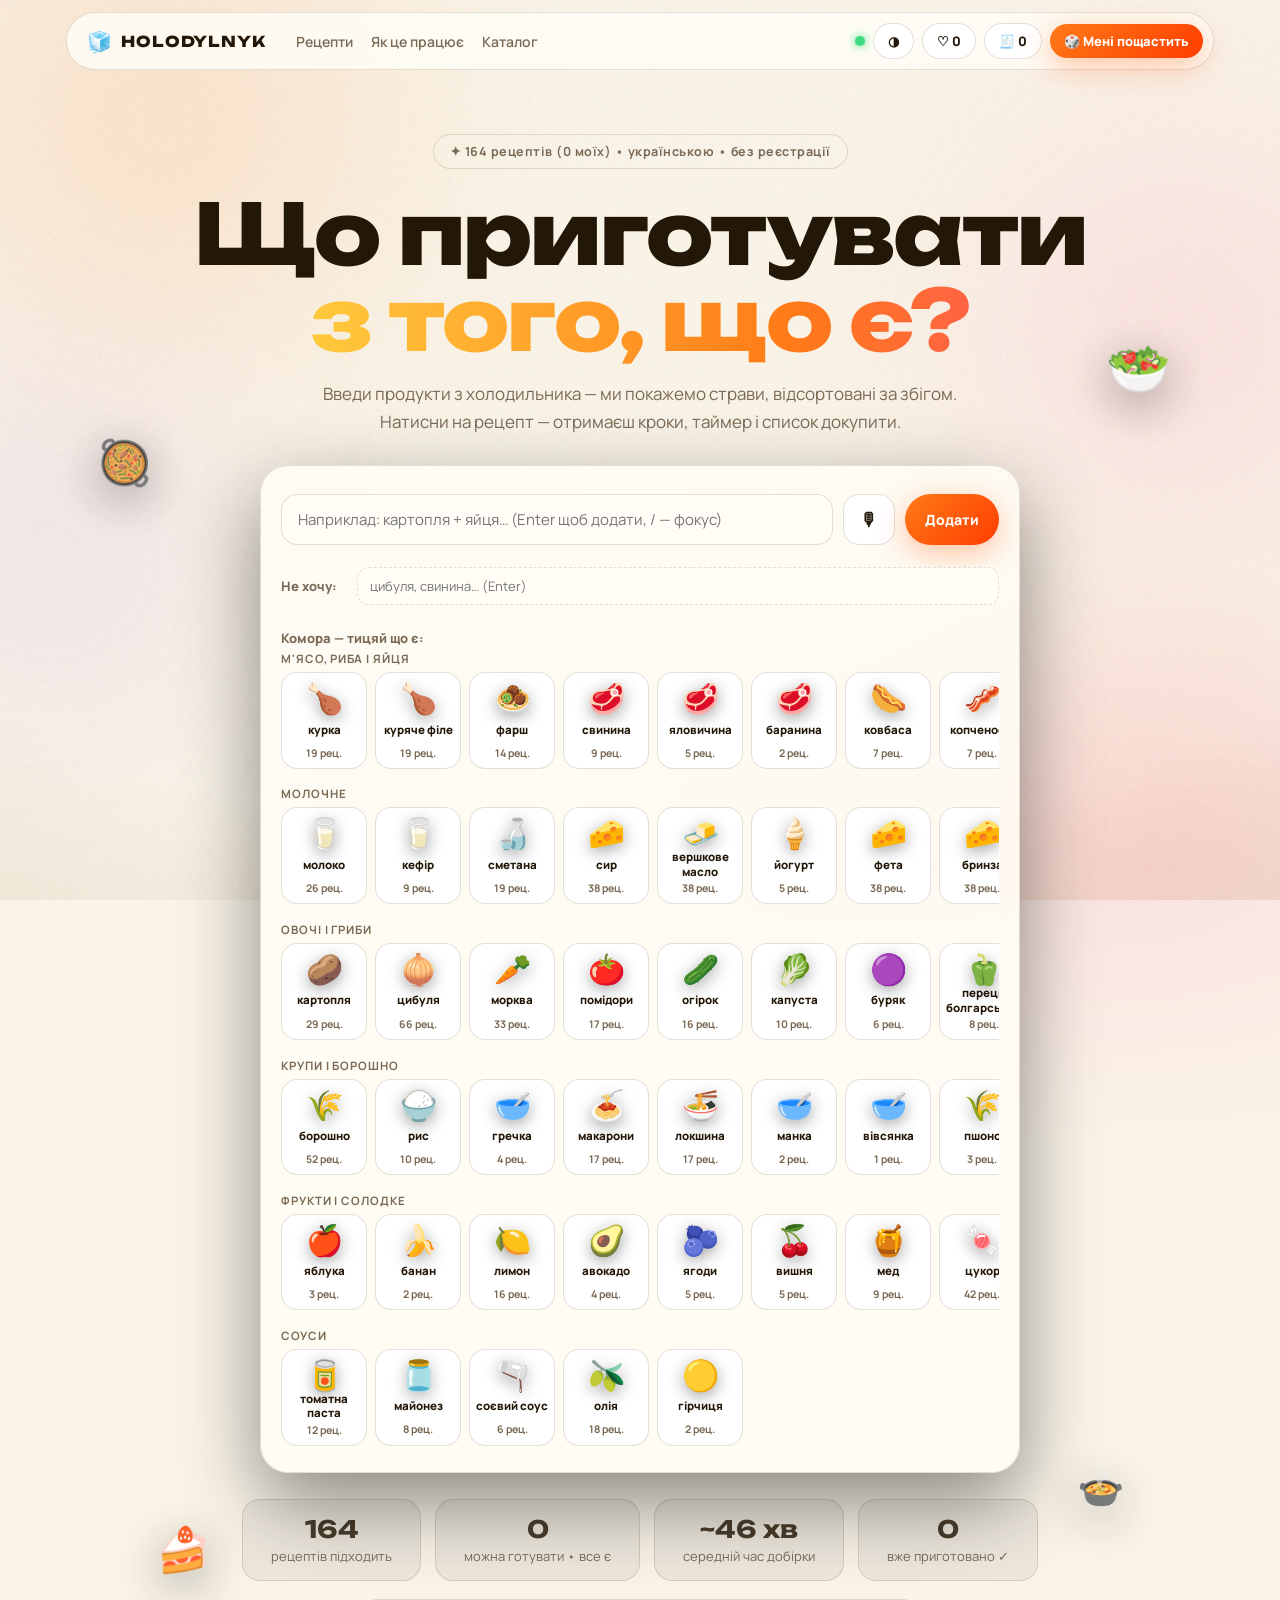
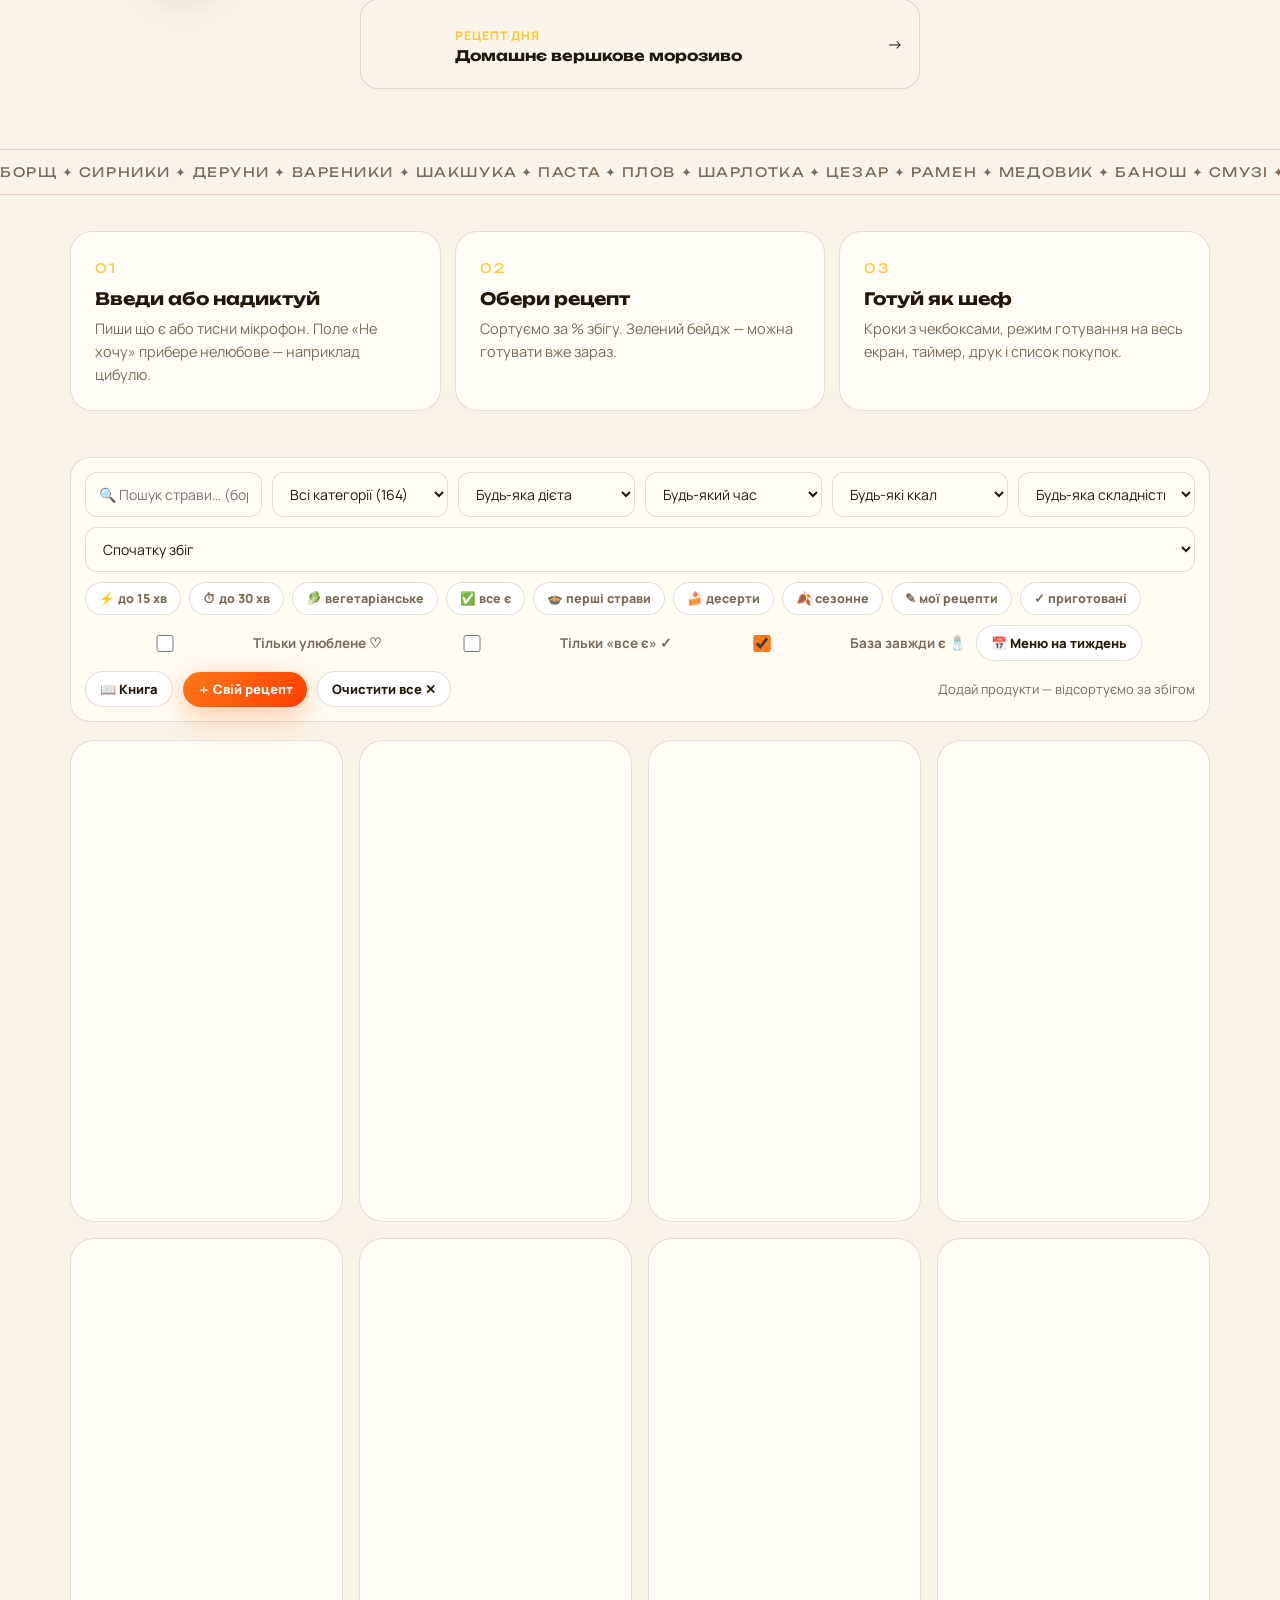
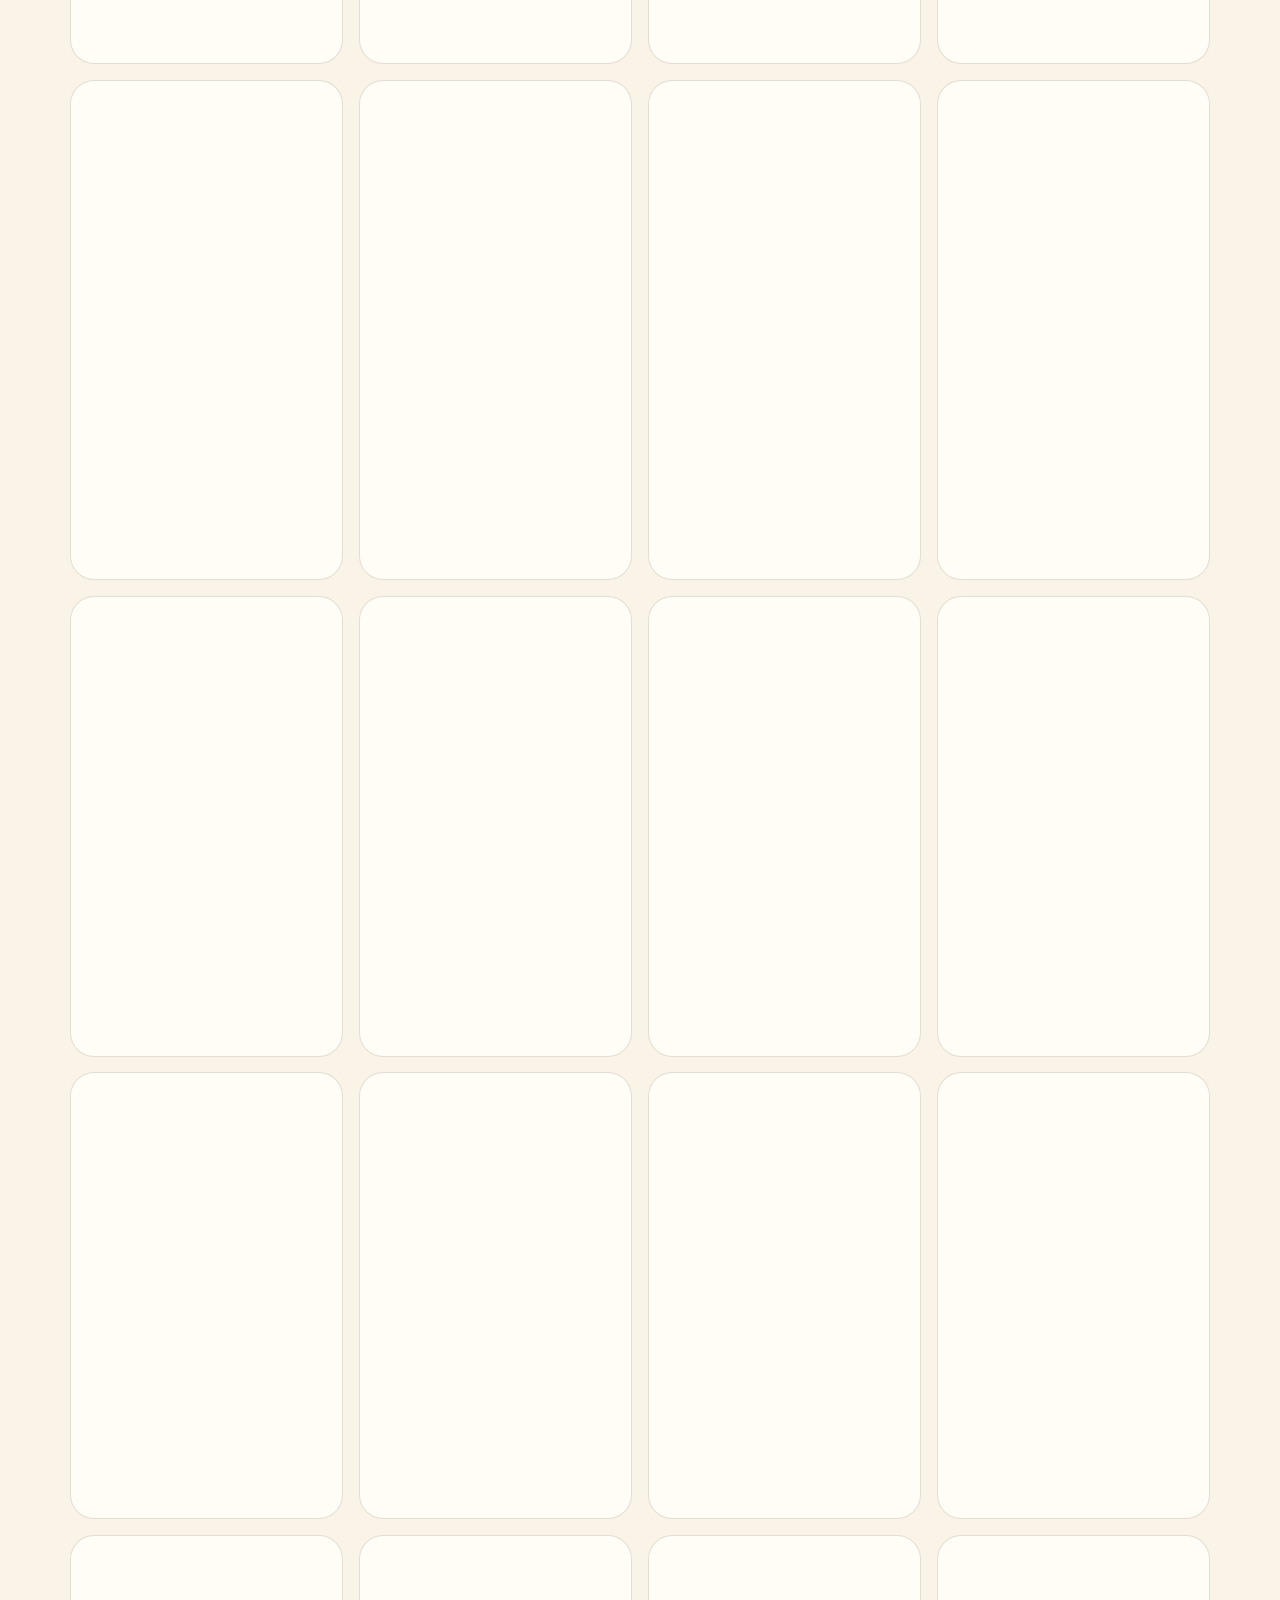
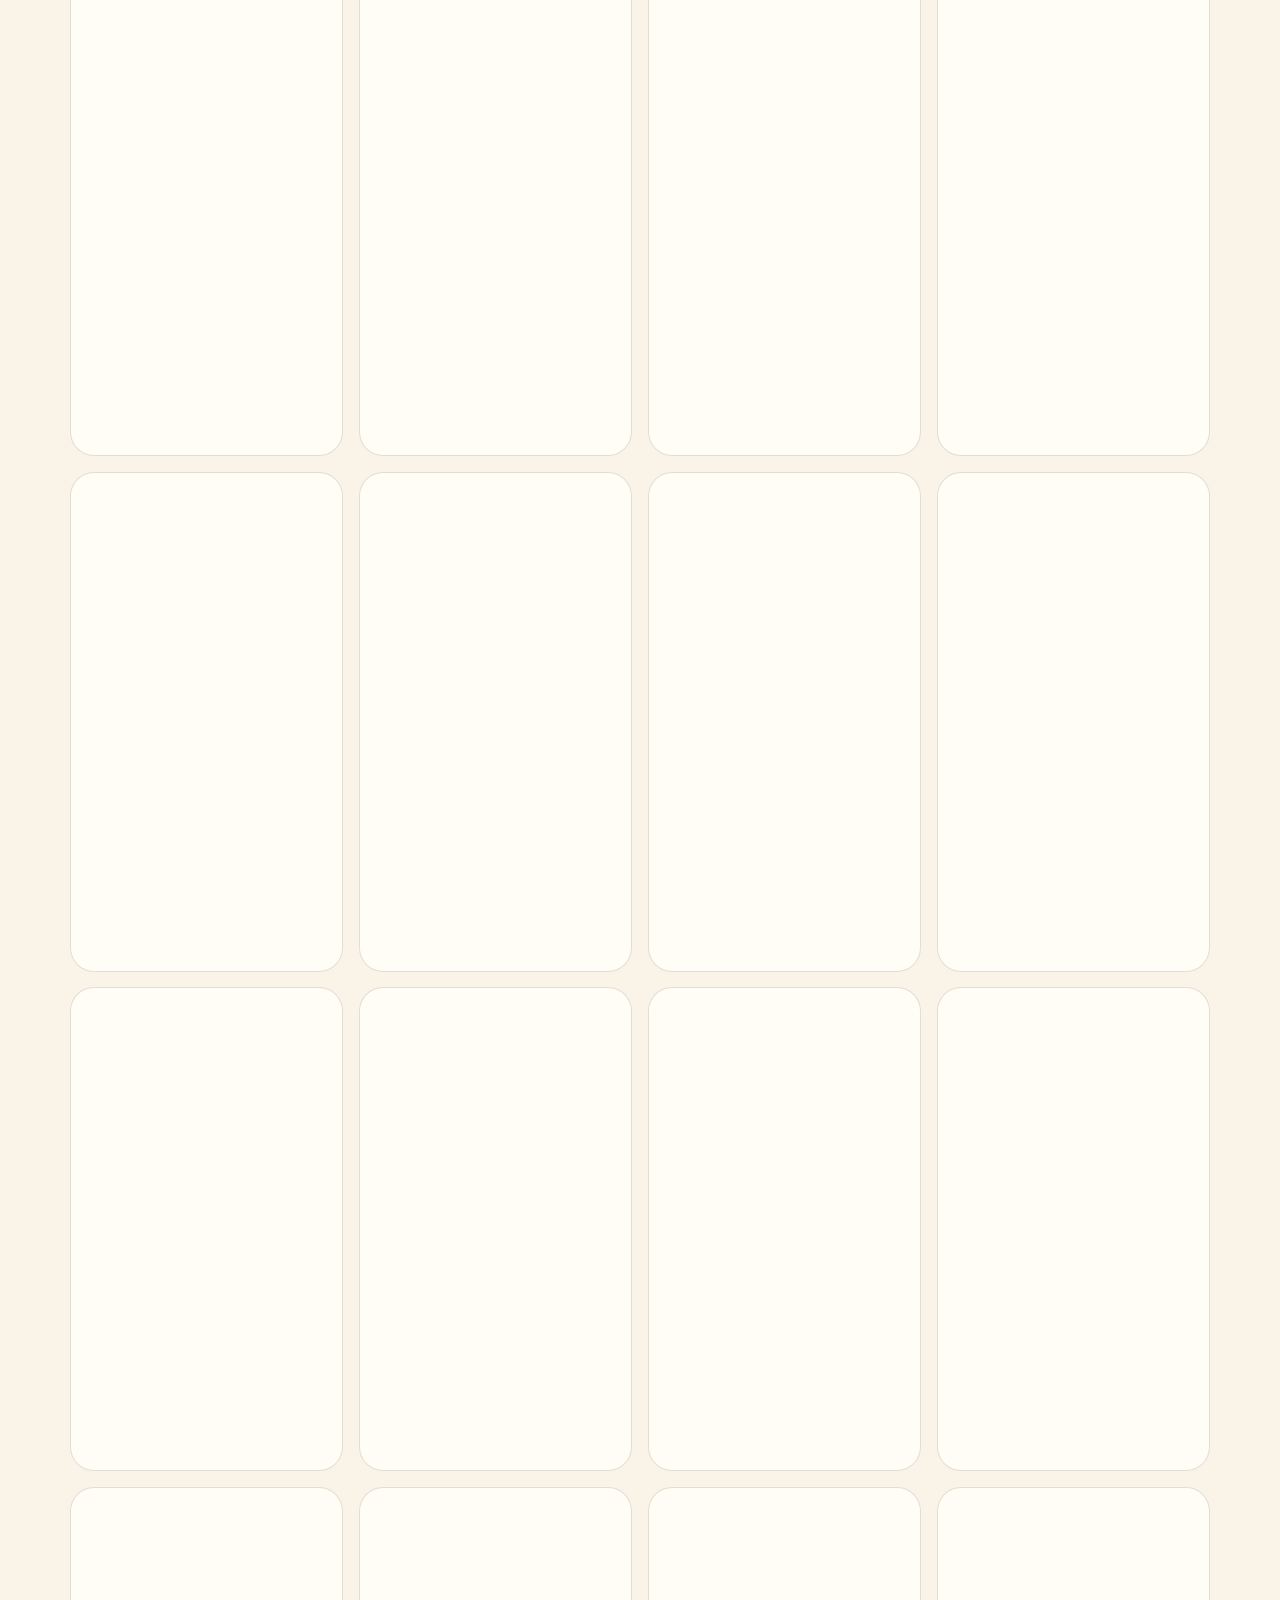
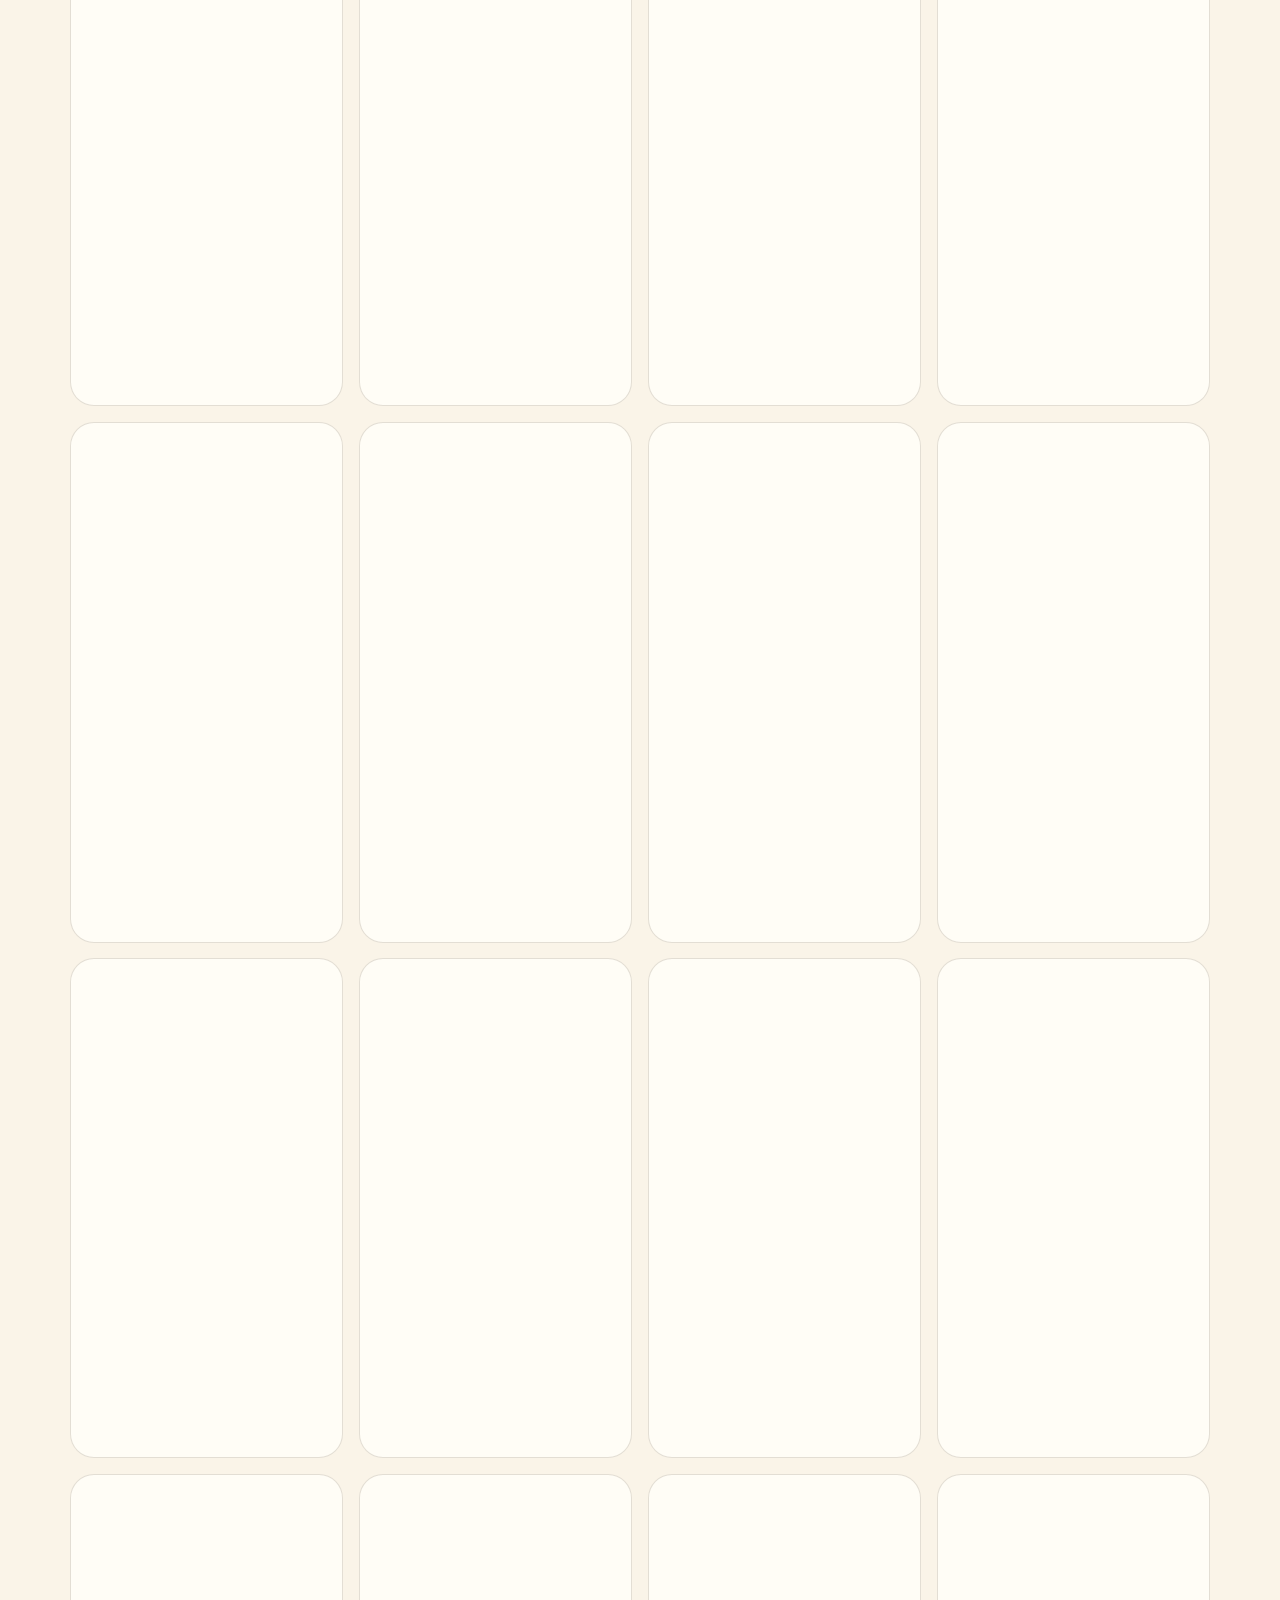
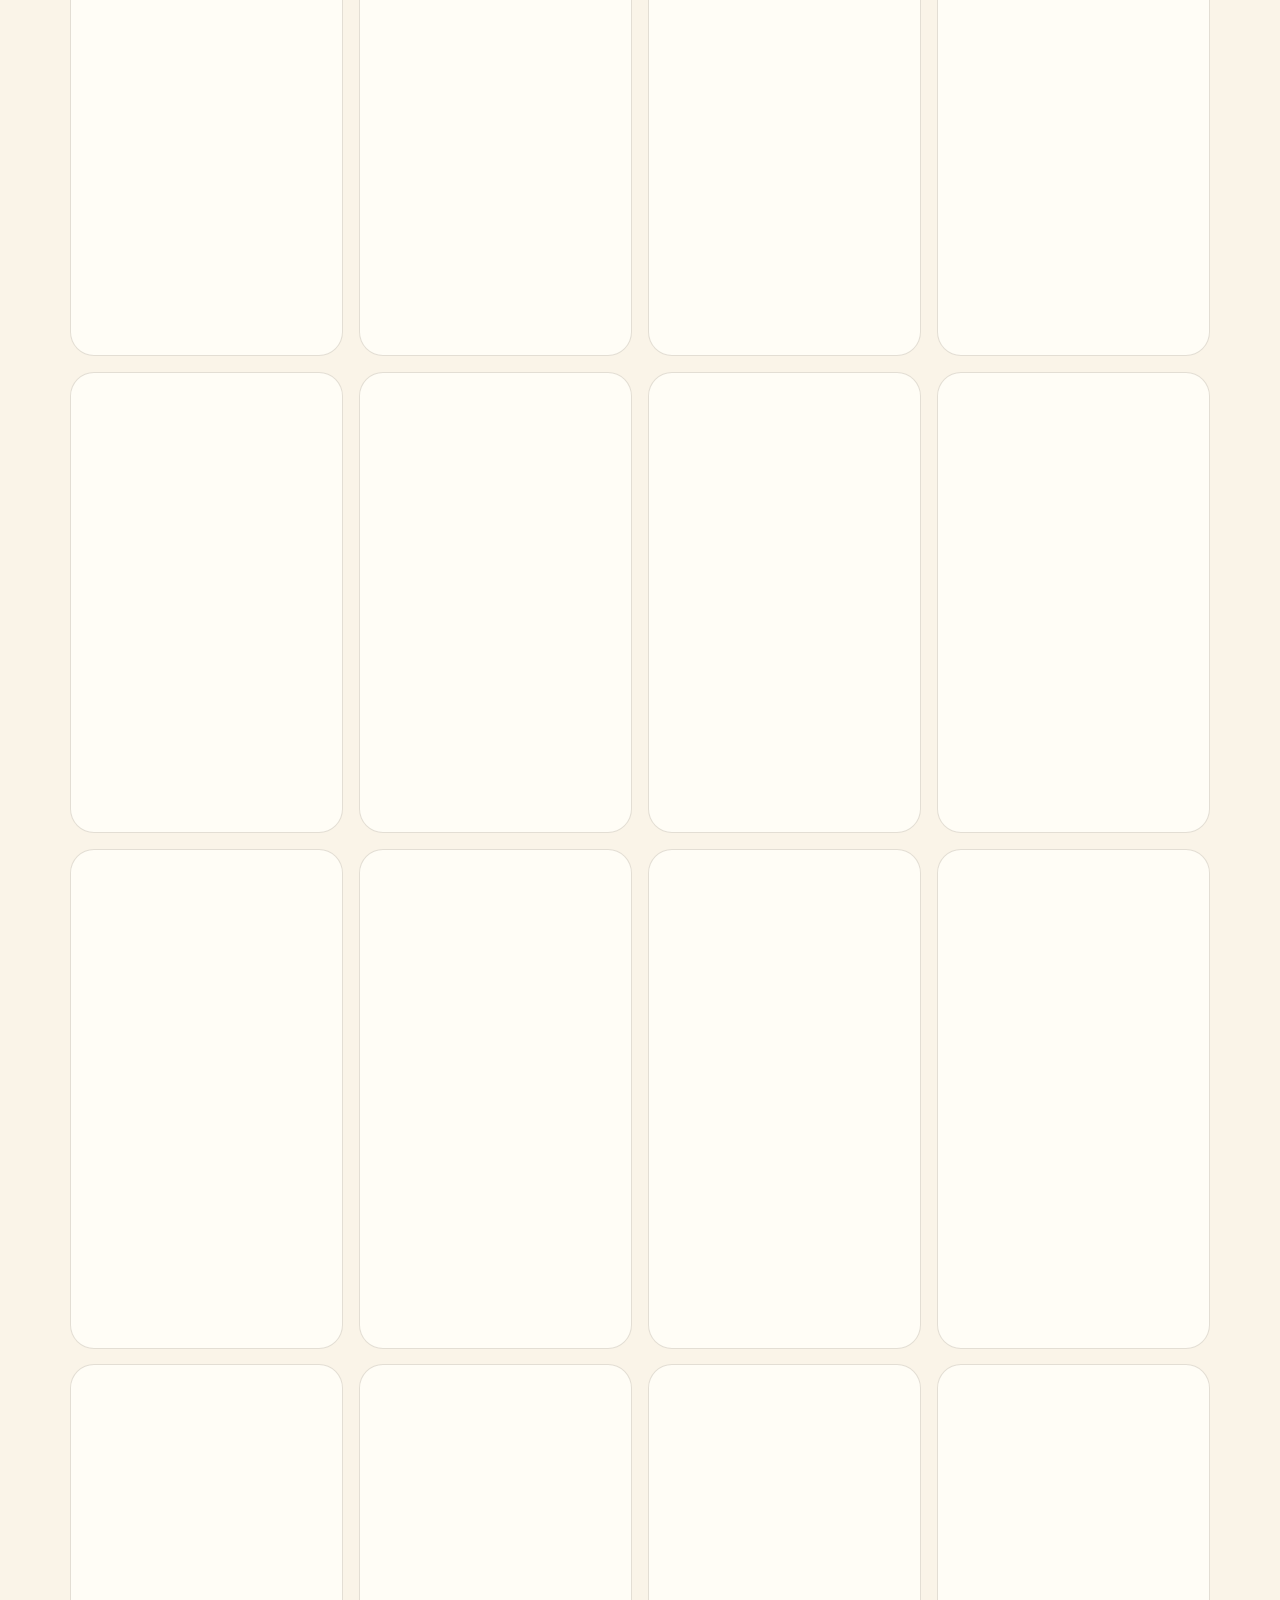
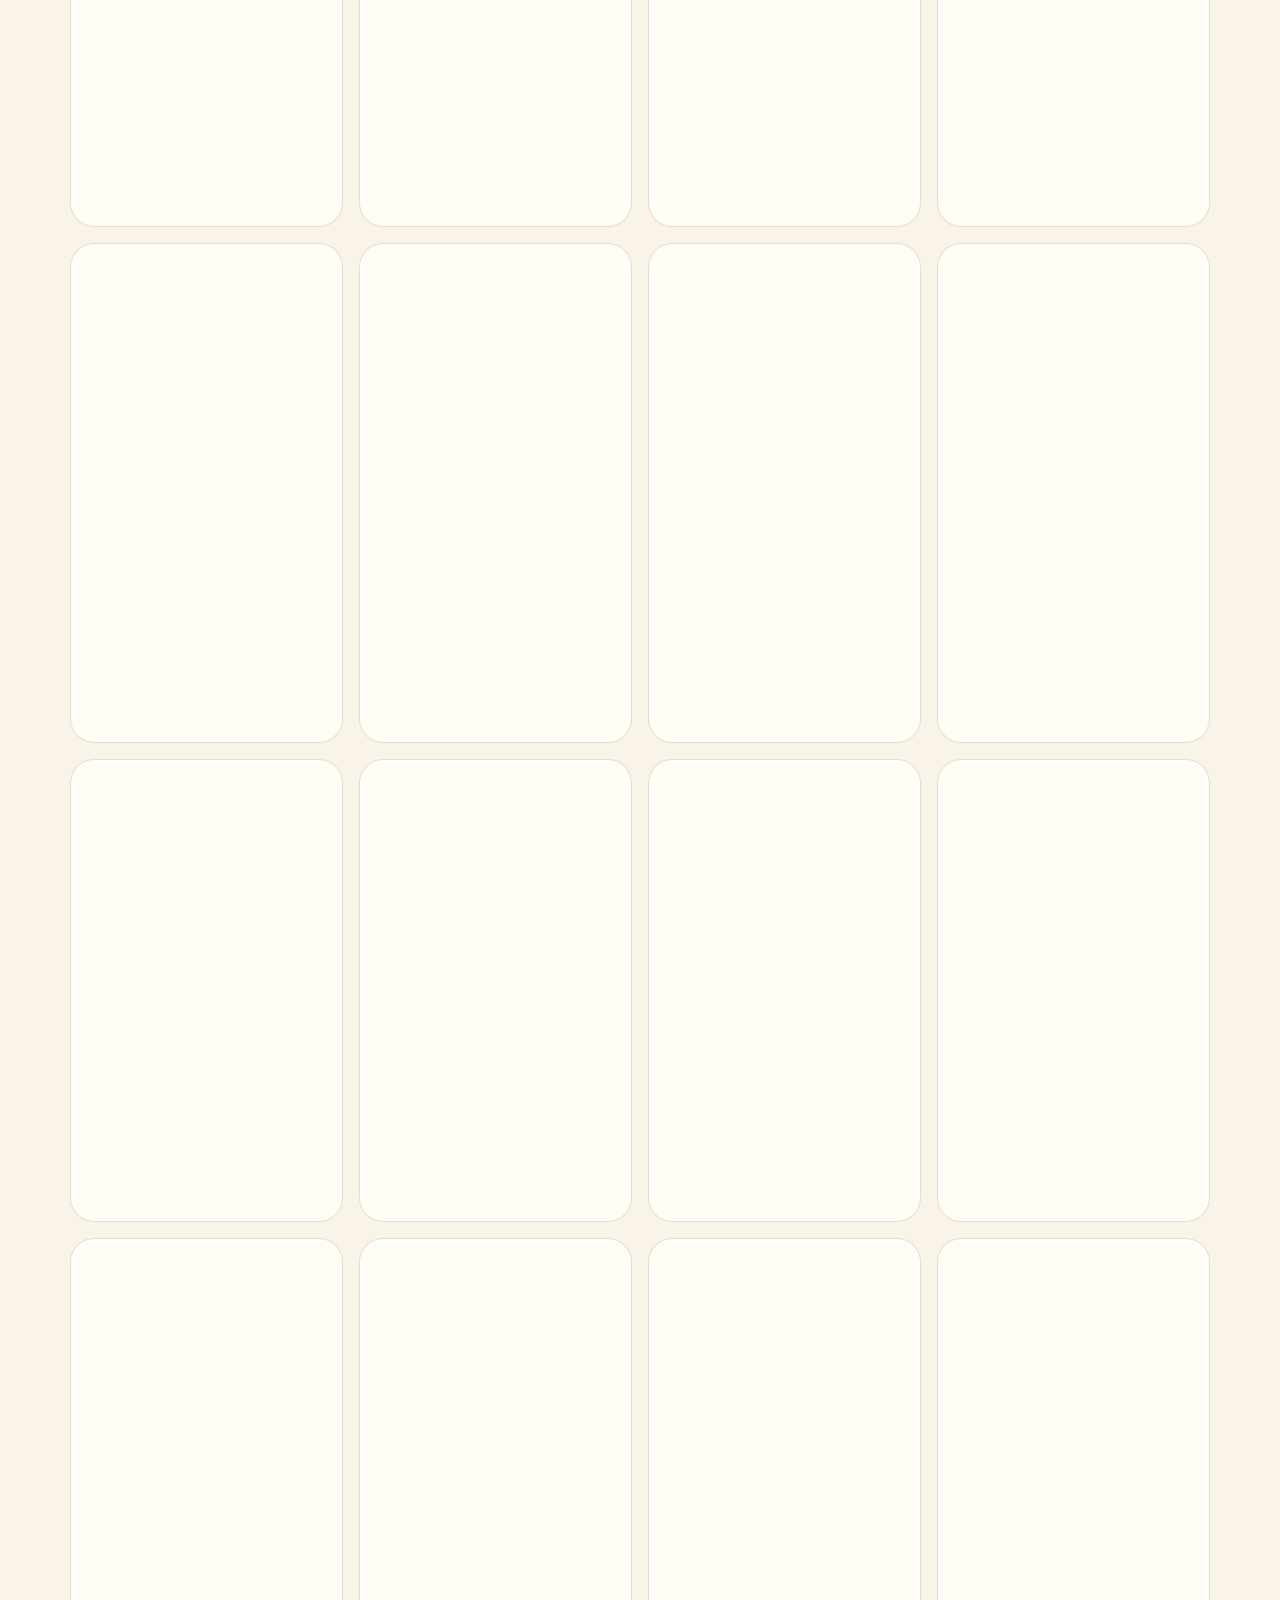
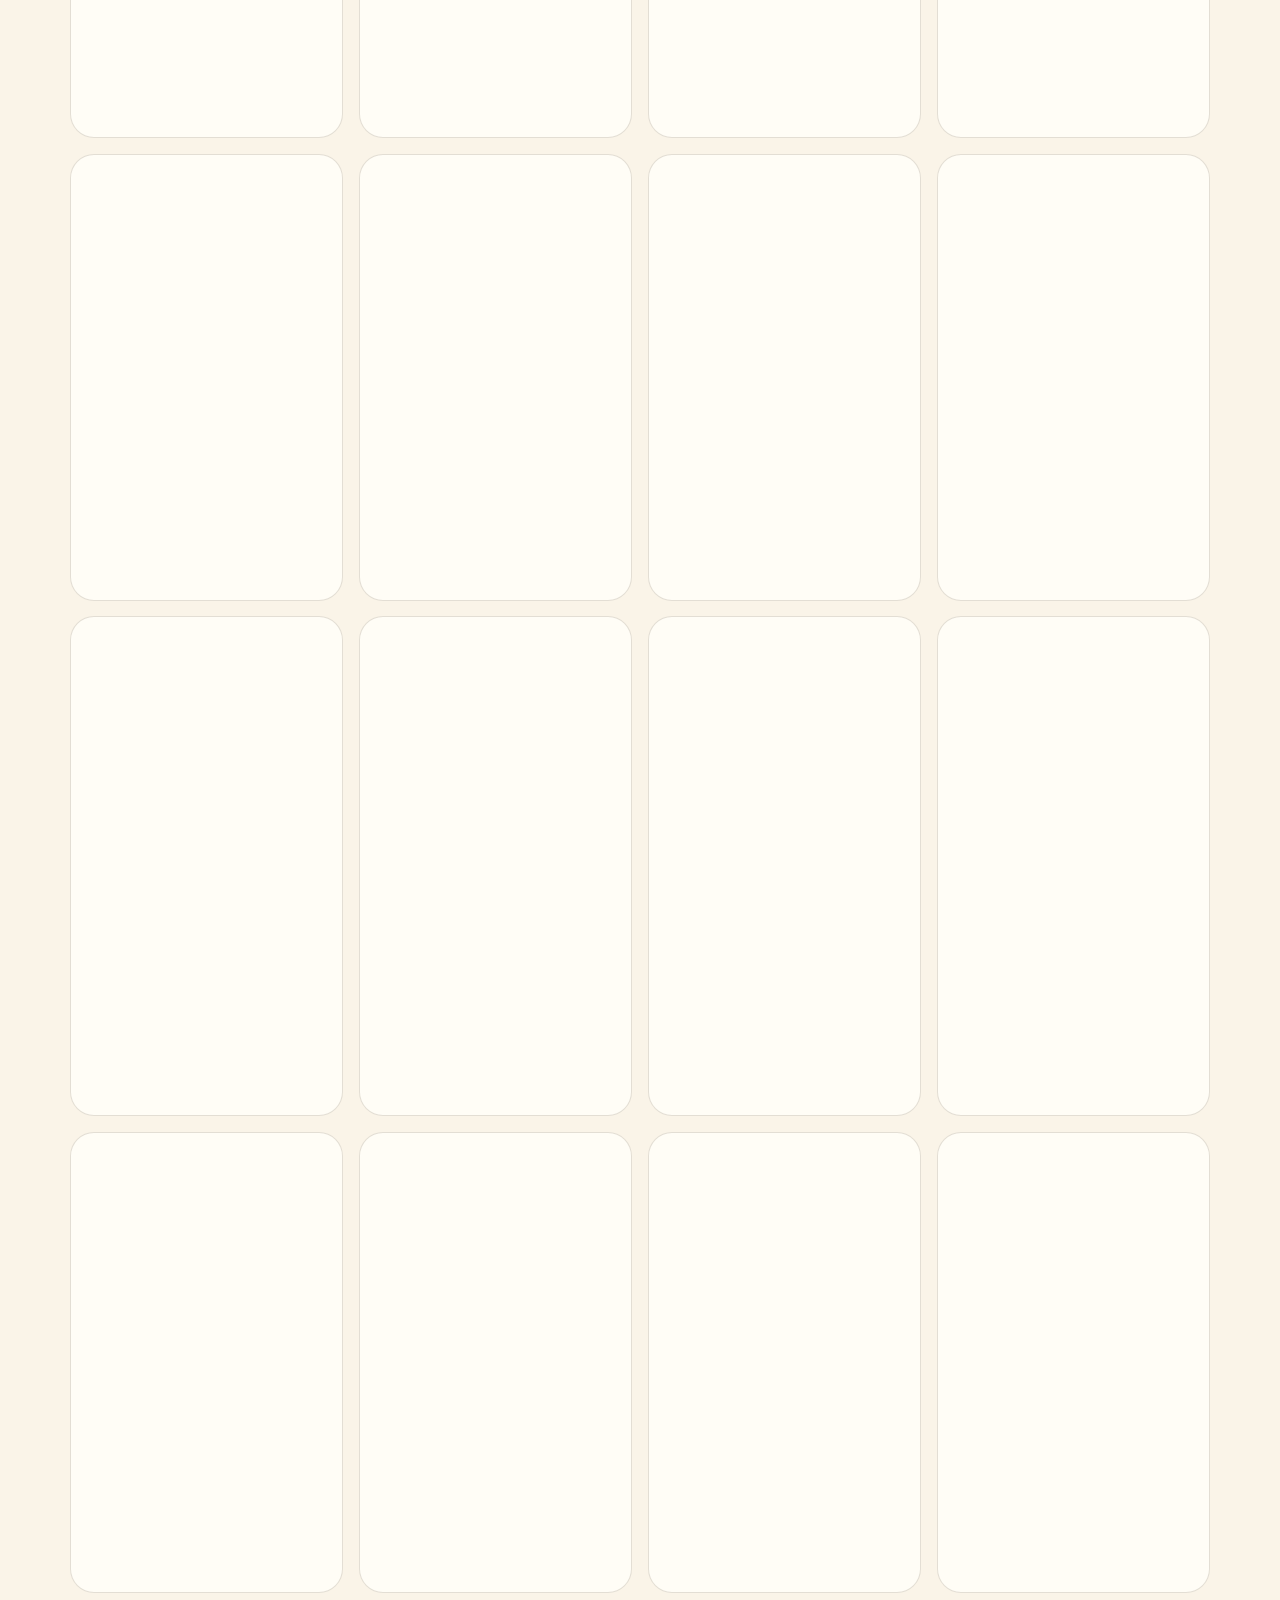
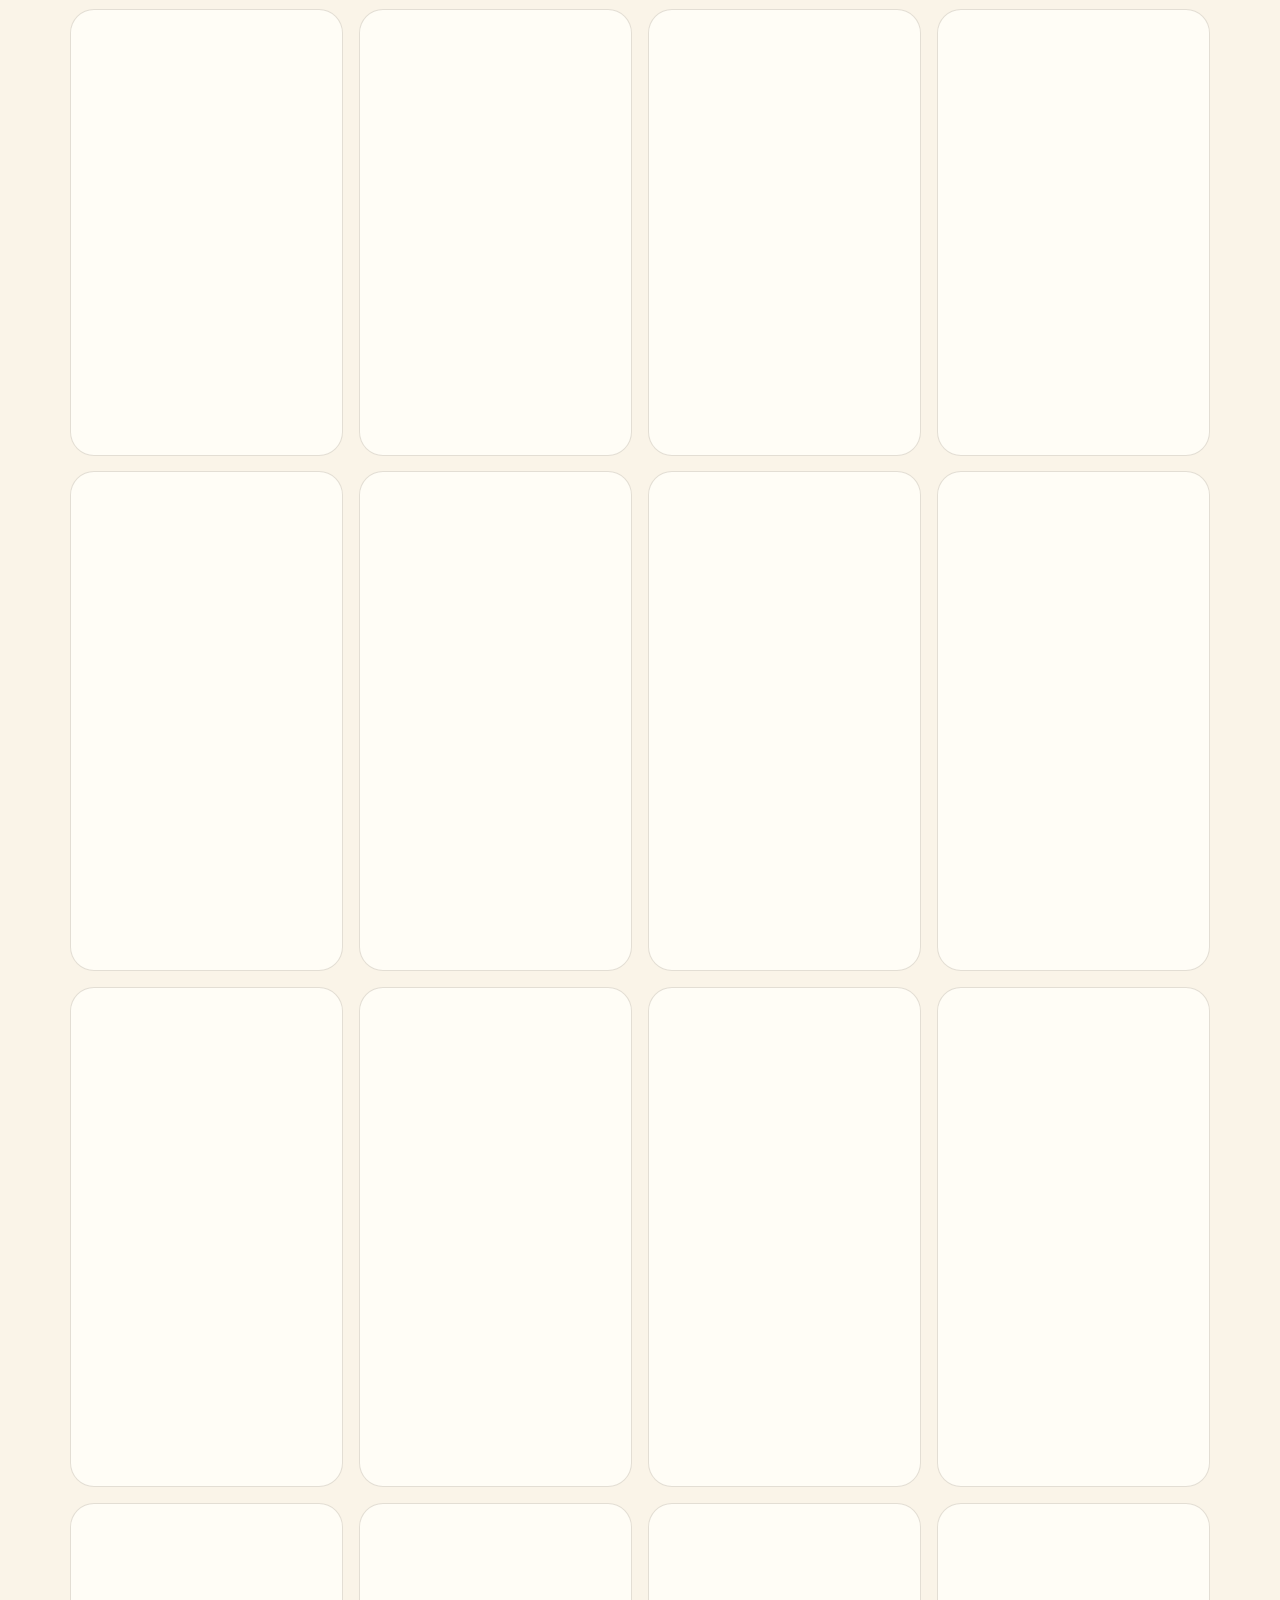
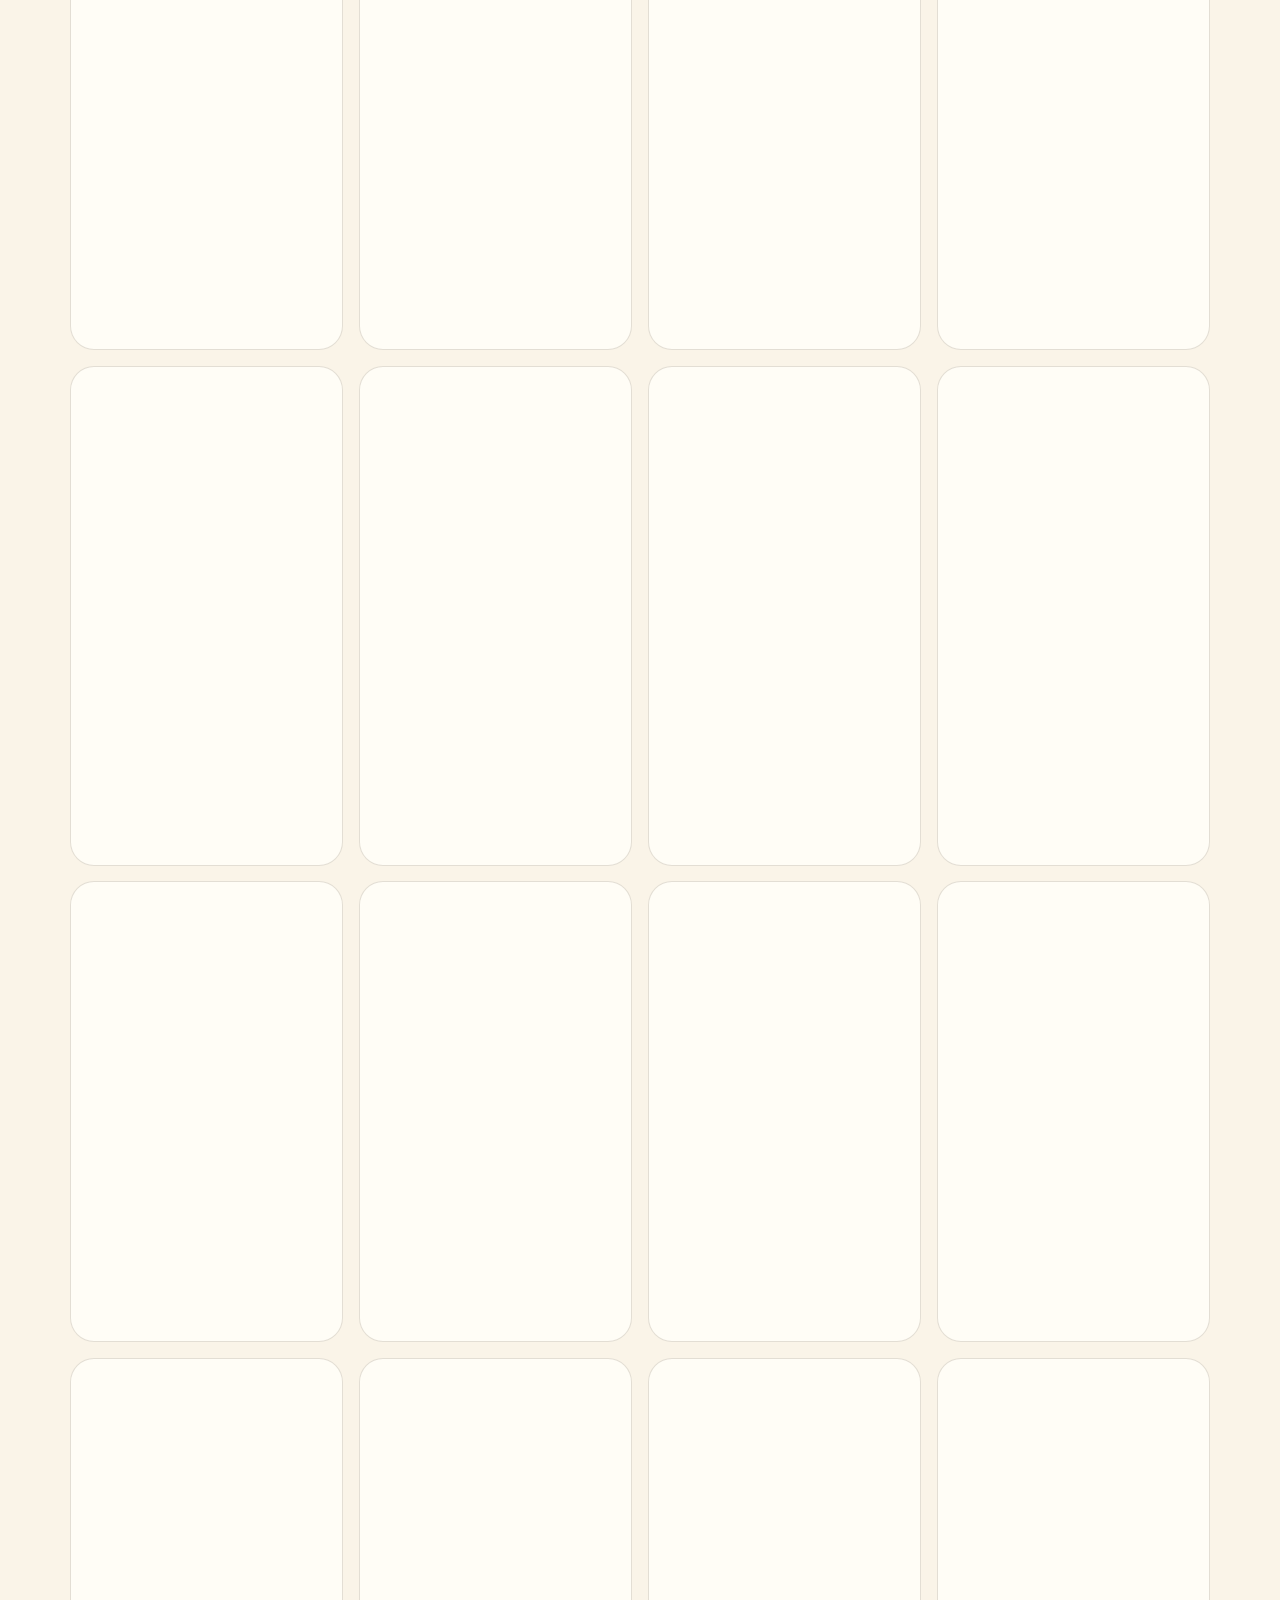
<file: index.html>
<!DOCTYPE html>
<html lang="uk" data-theme="dark">
<head>
<meta charset="UTF-8">
<meta name="viewport" content="width=device-width, initial-scale=1.0">
<title>HOLODYLNYK — що приготувати з того, що є</title>
<meta name="description" content="Введи продукти з холодильника — отримай гарні рецепти. 32 перевірені рецепти українською, таймер, список покупок, режим готування.">
<meta name="theme-color" content="#0f0d0b">
<meta property="og:title" content="HOLODYLNYK — що приготувати з того, що є?">
<meta property="og:description" content="Введи продукти — отримай рецепти з % збігу, таймером і списком покупок.">
<meta property="og:type" content="website">
<meta property="og:image" content="https://a31349416-cloud.github.io/holodylnyk/og.png">
<meta property="og:image:width" content="1200">
<meta property="og:image:height" content="630">
<meta name="twitter:card" content="summary_large_image">
<meta name="twitter:image" content="https://a31349416-cloud.github.io/holodylnyk/og.png">
<link rel="manifest" href="manifest.webmanifest">
<link rel="preconnect" href="https://images.unsplash.com">
<link rel="preconnect" href="https://fonts.googleapis.com">
<link rel="preconnect" href="https://fonts.gstatic.com" crossorigin>
<link href="https://fonts.googleapis.com/css2?family=Unbounded:wght@400;500;600;700;800&family=Manrope:wght@400;500;600;700;800&display=swap" rel="stylesheet">
<link rel="stylesheet" href="css/style.css">
<link rel="icon" href="icon.svg" type="image/svg+xml">
<link rel="icon" href="icons/icon-192.png" type="image/png" sizes="192x192">
<link rel="apple-touch-icon" href="icons/apple-touch-icon.png">
<script>try{document.documentElement.dataset.theme=localStorage.getItem("hol_theme")||(matchMedia("(prefers-color-scheme: light)").matches?"light":"dark")}catch{}</script>
</head>
<body>
<div class="bg-orbs"><span class="orb o1"></span><span class="orb o2"></span><span class="orb o3"></span><span class="orb o4"></span><span class="orb o5"></span></div>
<div class="grain"></div>

<a class="skip" href="#grid-section">Перейти до рецептів</a>
<header class="nav" id="nav">
  <div class="nav-inner">
    <a class="logo" href="#top"><span class="logo-ice">🧊</span> HOLODYLNYK</a>
    <nav class="nav-links">
      <a href="#search">Рецепти</a>
      <a href="#how">Як це працює</a>
      <a href="#grid-section">Каталог</a>
    </nav>
    <div class="nav-actions">
      <span class="netdot on" id="netDot" title="Статус мережі"></span>
      <button class="btn ghost sm" id="installBtn" hidden>⤓ Встановити</button>
      <button class="btn ghost sm" id="themeToggle" title="Світла / темна тема" aria-label="Перемкнути тему">◐</button>
      <button class="btn ghost sm" id="favToggle" title="Улюблене" aria-label="Показати улюблене">♡ <span id="favCount">0</span></button>
      <button class="btn ghost sm" id="listToggle" title="Список покупок" aria-label="Відкрити список покупок">🧾 <span id="listCount">0</span></button>
      <button class="btn primary sm" id="randomBtn">🎲 Мені пощастить</button>
    </div>
  </div>
</header>

<main id="top">
<!-- HERO -->
<section class="hero">
  <div class="hero-badge" id="heroBadge">✦ 32 перевірені рецепти • українською • без реєстрації</div>
  <h1>Що приготувати<br><em>з того, що є?</em></h1>
  <p class="hero-sub">Введи продукти з холодильника — ми покажемо страви, відсортовані за збігом. Натисни на рецепт — отримаєш кроки, таймер і список докупити.</p>
  <div class="float-dishes" aria-hidden="true"><span>🥘</span><span>🥗</span><span>🍰</span><span>🍲</span></div>

  <div class="search-card" id="search">
    <div class="chips" id="chips"></div>
    <div class="search-row">
      <input id="ingInput" type="text" placeholder="Наприклад: картопля + яйця… (Enter щоб додати, / — фокус)" autocomplete="off">
      <button class="btn icon" id="voiceBtn" title="Голосовий ввід" aria-label="Голосовий ввід продуктів">🎙</button>
      <button class="btn primary" id="addBtn">Додати</button>
    </div>
    <div class="suggest" id="suggest"></div>
    <div class="excl-row">
      <span>Не хочу:</span>
      <div class="chips small" id="exclChips"></div>
      <input id="exclInput" type="text" placeholder="цибуля, свинина… (Enter)" autocomplete="off">
    </div>
    <div class="suggest" id="exclSuggest"></div>
    <div class="popular">
      <span>Комора — тицяй що є:</span>
      <div id="popularRow"></div>
    </div>
  </div>

  <div class="stats">
    <div class="stat"><b id="statMatch">40</b><span>рецептів підходить</span></div>
    <div class="stat"><b id="statReady">0</b><span>можна готувати • все є</span></div>
    <div class="stat"><b id="statAvg">~25 хв</b><span>середній час добірки</span></div>
    <div class="stat"><b id="statCooked">0</b><span>вже приготовано ✓</span></div>
  </div>
  <div class="dish-day" id="dishDay" role="button" tabindex="0" aria-label="Рецепт дня"></div>
</section>

<div class="marquee"><div class="marquee-track" id="marquee"></div></div>

<!-- HOW -->
<section class="how" id="how">
  <div class="how-card"><span>01</span><h3>Введи або надиктуй</h3><p>Пиши що є або тисни мікрофон. Поле «Не хочу» прибере нелюбове — наприклад цибулю.</p></div>
  <div class="how-card"><span>02</span><h3>Обери рецепт</h3><p>Сортуємо за % збігу. Зелений бейдж — можна готувати вже зараз.</p></div>
  <div class="how-card"><span>03</span><h3>Готуй як шеф</h3><p>Кроки з чекбоксами, режим готування на весь екран, таймер, друк і список покупок.</p></div>
</section>

<!-- RECENT -->
<section class="recent" id="recentSection" hidden>
  <div class="recent-head"><h2>Нещодавно відкриті</h2><button class="btn ghost sm" id="recentClear">Прибрати</button></div>
  <div class="recent-row" id="recentRow"></div>
</section>

<!-- KITCHEN -->
<section class="recent" id="kitchenSection" hidden>
  <div class="recent-head"><h2>Моя кухня</h2><button class="btn ghost sm" id="kitchenClear">Скинути історію</button></div>
  <div class="kstats" id="kitchenStats"></div>
  <div class="recent-row" id="kitchenList"></div>
</section>

<!-- FILTERS + GRID -->
<section class="catalog" id="grid-section">
  <div class="filters">
    <div class="frow">
      <input id="q" type="text" placeholder="🔍 Пошук страви… (борщ, паста)">
      <select id="cat">
        <option value="">Всі категорії</option>
        <option>сніданки</option><option>перші страви</option><option>основні</option>
        <option>паста</option><option>салати</option><option>десерти</option>
      </select>
      <select id="diet">
        <option value="">Будь-яка дієта</option>
        <option value="вегетаріанське">Вегетаріанське</option>
        <option value="веганське">Веганське</option>
        <option value="без лактози">Без лактози</option>
      </select>
      <select id="maxTime">
        <option value="">Будь-який час</option>
        <option value="15">до 15 хв</option>
        <option value="30">до 30 хв</option>
        <option value="45">до 45 хв</option>
        <option value="60">до 60 хв</option>
      </select>
      <select id="maxKcal">
        <option value="">Будь-які ккал</option>
        <option value="200">до 200 ккал</option>
        <option value="350">до 350 ккал</option>
        <option value="500">до 500 ккал</option>
      </select>
      <select id="level">
        <option value="">Будь-яка складність</option>
        <option value="легкий">Легкі</option>
        <option value="середній">Середні</option>
        <option value="складний">Складні</option>
      </select>
      <select id="sort">
        <option value="match">Спочатку збіг</option>
        <option value="missing">Найменше докупити</option>
        <option value="rate">Найкращий рейтинг</option>
        <option value="time">Найшвидші</option>
        <option value="kcal">Найлегші</option>
      </select>
    </div>
    <div class="quick" id="quickRow" role="group" aria-label="Швидкі фільтри">
      <button data-qf="fast15">⚡ до 15 хв</button>
      <button data-qf="fast30">⏱ до 30 хв</button>
      <button data-qf="veg">🥬 вегетаріанське</button>
      <button data-qf="possible">✅ все є</button>
      <button data-qf="soup">🍲 перші страви</button>
      <button data-qf="sweet">🍰 десерти</button>
      <button data-qf="season">🍂 сезонне</button>
      <button data-qf="mine">✎ мої рецепти</button>
      <button data-qf="cooked">✓ приготовані</button>
    </div>
    <div class="frow second">
      <label class="check"><input type="checkbox" id="onlyFav"> Тільки улюблене ♡</label>
      <label class="check"><input type="checkbox" id="onlyPossible"> Тільки «все є» ✓</label>
      <label class="check" title="Сіль, вода, олія і перець не потрапляють у «докупити»"><input type="checkbox" id="staples" checked> База завжди є 🧂</label>
      <button class="btn ghost sm" id="weekBtn">📅 Меню на тиждень</button>
      <button class="btn ghost sm" id="cookbookBtn" title="Зберегти всі знайдені рецепти в TXT">📖 Книга</button>
      <button class="btn primary sm" id="addRecipeBtn">＋ Свій рецепт</button>
      <button class="btn ghost sm" id="clearAll">Очистити все ✕</button>
      <button class="btn ghost sm" id="unhideBtn" hidden></button>
      <span class="hint" id="activeHint"></span>
    </div>
  </div>

  <div class="grid" id="grid"></div>
  <div class="empty" id="empty" hidden>
    <div class="empty-emoji">🍳</div>
    <h3>Нічого не знайдено</h3>
    <p>Спробуй прибрати фільтри — або обери швидкий шлях:</p>
    <div class="empty-row">
      <button class="btn primary sm" id="emptyFast">⚡ Швидкі до 30 хв</button>
      <button class="btn ghost sm" id="emptyTop">★ Топ за рейтингом</button>
      <button class="btn ghost sm" id="emptySample">🧊 Приклад холодильника</button>
      <button class="btn ghost sm" id="emptyReset">Скинути фільтри</button>
    </div>
  </div>
</section>

<footer class="footer">
  <div><b>🧊 HOLODYLNYK v29</b><p>164 рецепти • працює офлайн • <kbd>/</kbd> — пошук • <button class="linkbtn" id="helpBtn">гарячі клавіші</button> • <button class="linkbtn" id="selfTestBtn">перевірка даних</button> • <button class="linkbtn" id="backupBtn">бекап</button> • <label class="linkbtn" for="restoreInput" style="cursor:pointer">відновити</label><input type="file" id="restoreInput" accept="application/json" hidden> • <button class="linkbtn" id="wipeBtn">стерти все</button>.</p></div>
  <div class="foot-links"><span>борщ • сирники • деруни • вареники • шакшука • рамен • медовик</span></div>
</footer>
</main>

<!-- MODAL -->
<div class="overlay" id="overlay" hidden>
  <div class="modal" id="modal" role="dialog" aria-modal="true" aria-labelledby="mTitle">
    <button class="modal-x" id="modalX">✕</button>
    <div class="modal-hero"><img id="mImg" alt=""><div class="modal-hero-grad"></div>
      <div class="modal-title"><h2 id="mTitle"></h2><p id="mMeta"></p></div>
      <div class="modal-tools">
        <button class="btn ghost sm" id="modalFav">♡ В улюблене</button>
        <button class="btn ghost sm" id="cookBtn">👨‍🍳 Режим готування</button>
        <button class="btn ghost sm" id="shareBtn">↗ Поділитись</button>
        <button class="btn ghost sm" id="copyRecipeBtn">⧉ Копіювати рецепт</button>
        <button class="btn ghost sm" id="printBtn">🖨 Друк</button>
        <button class="btn ghost sm" id="customEdit" hidden>✎ Редагувати</button>
        <button class="btn ghost sm" id="customDel" hidden>🗑 Видалити моє</button>
      </div>
    </div>
    <div class="modal-body">
      <div class="m-grid">
        <div>
          <div class="m-match" id="mMatch"></div>
          <div class="rate-row" id="rateRow" title="Оціни рецепт"></div>
          <h4>Інгредієнти <span class="portions">× <button id="minus">−</button><b id="portionVal">2</b><button id="plus">+</button> порції</span></h4>
          <p class="ings-hint">Підказка: тисни ○ на відсутній інгредієнт — додасться в «мої продукти».</p>
          <ul class="m-ings" id="mIngs"></ul>
          <button class="btn ghost sm" id="toListBtn">+ Додати відсутнє в список покупок</button>
          <button class="btn primary sm" id="cookedBtn">✓ Я приготував!</button>
          <h4 style="margin-top:22px">Кроки <span id="stepProg" class="step-prog"></span></h4>
          <div class="progress"><i id="progBar"></i></div>
          <ol class="m-steps" id="mSteps"></ol>
          <h4 style="margin-top:22px">Схожі рецепти</h4>
          <div class="recent-row" id="similarRow"></div>
        </div>
        <aside class="m-side">
          <div class="timer-card">
            <h4>⏱ Таймер</h4>
            <div class="timer-digits" id="timerDigits">10:00</div>
            <div class="timer-row">
              <button data-t="5">5</button><button data-t="10" class="on">10</button><button data-t="15">15</button><button data-t="20">20</button>
            </div>
            <div class="timer-row">
              <button class="btn primary sm" id="timerStart">Старт</button>
              <button class="btn ghost sm" id="timerReset">Скинути</button>
            </div>
            <div class="timer-list" id="timerList"></div>
          </div>
          <div class="side-card" id="mSideInfo"></div>
          <div class="side-card" id="mAutoTimers"><b>⏱ Таймери з кроків</b><div class="timer-chips" id="autoTimers"></div></div>
        </aside>
      </div>
    </div>
  </div>
</div>

<!-- DRAWER shopping list -->
<div class="drawer-wrap" id="drawerWrap" hidden>
  <div class="drawer-bg" id="drawerBg"></div>
  <aside class="drawer" role="dialog" aria-modal="true" aria-label="Список покупок">
    <div class="drawer-head"><h3>🧾 Список покупок</h3><button class="modal-x" id="drawerX">✕</button></div>
    <ul class="drawer-list" id="drawerList"></ul>
    <div class="drawer-foot">
      <button class="btn ghost sm" id="copyList">Копіювати</button>
      <button class="btn ghost sm" id="dlList">TXT ⤓</button>
      <button class="btn ghost sm" id="shareTg">Telegram</button>
      <button class="btn ghost sm" id="clearList">Очистити</button>
    </div>
  </aside>
</div>

<!-- ADD RECIPE -->
<div class="overlay" id="addOverlay" hidden>
  <div class="modal" role="dialog" aria-modal="true" aria-label="Новий рецепт" style="max-width:640px">
    <button class="modal-x" id="addX" style="top:16px;right:16px">✕</button>
    <div class="modal-body" style="padding-top:54px">
      <h2 style="font-family:var(--font-d);font-size:20px;margin-bottom:4px">＋ Свій рецепт</h2>
      <p class="week-sub">Зберігається в цьому браузері. Потрапляє в пошук, меню і список покупок.</p>
      <div class="form-grid">
        <label>Назва*<input id="fTitle" maxlength="60" placeholder="Бабусин пиріг"></label>
        <label>Опис<input id="fDesc" maxlength="140" placeholder="Чому це смачно"></label>
        <label>Час (хв)<input id="fTime" type="number" min="5" max="480" value="30"></label>
        <label>Ккал<input id="fKcal" type="number" min="10" max="2000" value="350"></label>
        <label>Категорія<select id="fCat"><option>сніданки</option><option>перші страви</option><option>основні</option><option>паста</option><option>салати</option><option>десерти</option></select></label>
        <label>Складність<select id="fLevel"><option>легкий</option><option>середній</option><option>складний</option></select></label>
        <label class="wide">Дієта<span class="diet-pick"><label class="check"><input type="checkbox" class="fDiet" value="вегетаріанське"> вегетаріанське</label><label class="check"><input type="checkbox" class="fDiet" value="веганське"> веганське</label><label class="check"><input type="checkbox" class="fDiet" value="без лактози"> без лактози</label></span></label>
        <label class="wide">Фото (URL, необов'язково)<input id="fImg" type="url" placeholder="https://…"></label>
        <label class="wide">або файл з телефона<input id="fPhoto" type="file" accept="image/*"><img id="fPreview" alt="" hidden></label>
        <label class="wide">Інгредієнти* — по одному на рядок: назва — кількість<textarea id="fIngs" rows="4" placeholder="картопля — 4 шт&#10;яйця — 2 шт"></textarea></label>
        <label class="wide">Кроки* — по одному на рядок<textarea id="fSteps" rows="5" placeholder="Відвари картоплю&#10;Додай яйця"></textarea></label>
      </div>
      <div class="week-foot">
        <button class="btn primary sm" id="fSave">Зберегти рецепт</button>
        <button class="btn ghost sm" id="fCancel">Скасувати</button>
      </div>
    </div>
  </div>
</div>

<!-- WEEK PLANNER -->
<div class="overlay" id="weekOverlay" hidden>
  <div class="modal" role="dialog" aria-modal="true" aria-label="Меню на тиждень">
    <button class="modal-x" id="weekX" style="top:16px;right:16px">✕</button>
    <div class="modal-body" style="padding-top:54px">
      <h2 style="font-family:var(--font-d);font-size:22px;margin-bottom:6px">📅 Меню на тиждень</h2>
      <p class="week-sub" id="weekSub">7 різних страв з урахуванням фільтрів і «не хочу».</p>
      <ol class="week-list" id="weekList"></ol>
      <div class="plan-row">
        <input id="planName" maxlength="40" placeholder="Назва меню, напр. «Тиждень без мʼяса»">
        <button class="btn ghost sm" id="planSave">Зберегти меню</button>
      </div>
      <div class="plan-list" id="planList"></div>
      <div class="week-foot">
        <label class="check">Порцій: <select id="weekPortions"><option>2</option><option>4</option><option>6</option><option>8</option></select></label>
        <button class="btn primary sm" id="weekRegen">↻ Згенерувати знову</button>
        <button class="btn ghost sm" id="dayBtn">☀️ Меню на день</button>
        <button class="btn ghost sm" id="copyWeekBtn">⧉ Копіювати меню</button>
        <button class="btn ghost sm" id="dlWeek">TXT ⤓</button>
        <button class="btn ghost sm" id="weekToShop">+ Все відсутнє в список покупок</button>
      </div>
    </div>
  </div>
</div>

<!-- HELP -->
<div class="overlay" id="helpOverlay" hidden>
  <div class="modal" role="dialog" aria-modal="true" aria-label="Гарячі клавіші" style="max-width:520px">
    <button class="modal-x" id="helpX" style="top:16px;right:16px">✕</button>
    <div class="modal-body" style="padding-top:54px">
      <h2 style="font-family:var(--font-d);font-size:20px;margin-bottom:12px">⌨️ Гарячі клавіші</h2>
      <ul class="m-ings">
        <li><span><kbd>/</kbd> — фокус на пошук продуктів</span></li>
        <li><span><kbd>Enter</kbd> — додати продукт</span></li>
        <li><span><kbd>←</kbd> <kbd>→</kbd> — кроки в режимі готування</span></li>
        <li><span><kbd>Esc</kbd> — закрити вікна</span></li>
        <li><span><kbd>R</kbd> — випадковий рецепт</span></li>
        <li><span><kbd>?</kbd> — ця довідка</span></li>
      </ul>
    </div>
  </div>
</div>

<!-- COOK MODE -->
<div class="cook" id="cookOverlay" hidden role="dialog" aria-modal="true" aria-labelledby="cookTitle">
  <div class="cook-top"><span id="cookCount">1 / 5</span><h3 id="cookTitle"></h3><button class="modal-x static" id="cookX">✕</button></div>
  <div class="cook-step" id="cookStep"></div>
  <div class="cook-bar"><div class="progress"><i id="cookProg"></i></div></div>
  <div class="cook-nav">
    <button class="btn ghost" id="cookPrev">← Назад</button>
    <button class="btn primary" id="cookNext">Далі →</button>
    <button class="btn ghost" id="cookSpeak">🔊 Слухати</button>
    <button class="btn ghost" id="cookDone">Готово ✓</button>
  </div>
  <p class="cook-hint">Працює з клавіатури: ← → • Esc — вийти</p>
</div>

<div class="toast-wrap" id="toasts" aria-live="polite" role="status"></div>
<button class="scrolltop" id="scrollTop" aria-label="Догори">↑</button>

<script src="js/recipes.js"></script>
<script src="js/app.js"></script>
</body>
</html>
</file>
<file: css/style.css>
*{box-sizing:border-box;margin:0;padding:0}
:root{
  --bg:#0f0d0b; --bg2:#151210; --card:#1c1814; --card2:#242019;
  --line:rgba(255,255,255,.09); --txt:#fff7e8; --mut:#c8b9a3;
  --acc:#ff7a18; --acc2:#ffc93c; --lime:#d6f650; --green:#3ddc84;
  --r:22px; --font-d:'Unbounded',sans-serif; --font-b:'Manrope',sans-serif;
  --input:#0e0c0a;
}
[data-theme="light"]{
  --bg:#faf4e8; --bg2:#f3ead8; --card:#fffdf6; --card2:#f6efe0;
  --line:rgba(60,40,10,.14); --txt:#231708; --mut:#7a6a55; --input:#fffdf6;
}
html{scroll-behavior:smooth}
body{background:
  radial-gradient(1100px 550px at 12% -6%,rgba(255,122,24,.14),transparent 60%),
  radial-gradient(900px 500px at 88% 4%,rgba(255,61,142,.1),transparent 60%),
  radial-gradient(1000px 700px at 50% 110%,rgba(214,246,80,.05),transparent 60%),
  var(--bg);color:var(--txt);font-family:var(--font-b);overflow-x:hidden;min-height:100vh;transition:background .3s,color .3s}
body::after{content:"";position:fixed;inset:0;z-index:1;pointer-events:none;
  background:radial-gradient(120% 90% at 50% 40%,transparent 55%,rgba(0,0,0,.5) 100%)}
[data-theme="light"] body::after{background:radial-gradient(120% 90% at 50% 40%,transparent 60%,rgba(120,70,10,.14) 100%)}
::-webkit-scrollbar{width:10px;height:10px}
::-webkit-scrollbar-thumb{background:linear-gradient(var(--acc),#ff3d00);border-radius:100px}
::-webkit-scrollbar-track{background:transparent}
:focus-visible{outline:2px solid var(--acc);outline-offset:2px}
.skip{position:absolute;left:-9999px;top:0;background:var(--acc);color:#000;padding:10px 18px;border-radius:0 0 12px 0;z-index:300;font-weight:800}
.skip:focus{left:0}
kbd{background:rgba(255,255,255,.1);border:1px solid var(--line);border-radius:6px;padding:1px 7px;font-size:12px}
[data-theme="light"] kbd{background:rgba(0,0,0,.07)}
::selection{background:var(--acc);color:#000}
.bg-orbs{position:fixed;inset:0;z-index:0;overflow:hidden;pointer-events:none}
.orb{position:absolute;border-radius:50%;filter:blur(110px);opacity:.45;animation:drift 18s ease-in-out infinite alternate}
.o1{width:600px;height:600px;background:radial-gradient(circle,#ff7a18,transparent 70%);top:-180px;left:-140px}
.o2{width:560px;height:560px;background:radial-gradient(circle,#ff3d8e,transparent 70%);top:6%;right:-180px;opacity:.32;animation-delay:-6s}
.o3{width:640px;height:640px;background:radial-gradient(circle,#ffc93c,transparent 70%);bottom:-240px;left:32%;opacity:.22;animation-delay:-12s}
.o4{width:420px;height:420px;background:radial-gradient(circle,#7a2bff,transparent 70%);top:38%;left:-160px;opacity:.28;animation-delay:-3s}
.o5{width:460px;height:460px;background:radial-gradient(circle,#ff3d00,transparent 70%);bottom:-160px;right:-120px;opacity:.3;animation-delay:-9s}
@keyframes drift{0%{transform:translate(0,0) scale(1)}50%{transform:translate(50px,36px) scale(1.08)}100%{transform:translate(-30px,60px) scale(1.03)}}
@keyframes float{to{transform:translate(60px,40px) scale(1.1)}}
.grain{position:fixed;inset:0;z-index:1;pointer-events:none;opacity:.07;background-image:url("data:image/svg+xml,%3Csvg viewBox='0 0 200 200' xmlns='http://www.w3.org/2000/svg'%3E%3Cfilter id='n'%3E%3CfeTurbulence type='fractalNoise' baseFrequency='0.9'/%3E%3C/filter%3E%3Crect width='100%25' height='100%25' filter='url(%23n)'/%3E%3C/svg%3E")}
main,.nav{position:relative;z-index:2}

/* NAV */
.nav{position:sticky;top:12px;z-index:50;margin:12px auto 0;max-width:1180px;padding:0 16px}
.nav-inner{display:flex;align-items:center;gap:18px;background:rgba(28,24,20,.72);backdrop-filter:blur(18px);border:1px solid var(--line);border-radius:100px;padding:10px 10px 10px 20px}
.logo{font-family:var(--font-d);font-weight:800;font-size:15px;letter-spacing:.06em;color:var(--txt);text-decoration:none;display:flex;align-items:center;gap:8px}
.logo-ice{font-size:20px}
.nav-links{display:flex;gap:18px;margin-left:12px}
.nav-links a{color:var(--mut);text-decoration:none;font-weight:600;font-size:14px}
.nav-links a:hover{color:#fff}
.nav-actions{margin-left:auto;display:flex;gap:8px;align-items:center}
.netdot{width:10px;height:10px;border-radius:50%;background:var(--green);box-shadow:0 0 8px var(--green)}
.netdot.off{background:#e33;box-shadow:0 0 8px #e33}
.btn{border:0;cursor:pointer;font-family:var(--font-b);font-weight:800;border-radius:100px;transition:.2s}
.btn.primary{background:linear-gradient(135deg,var(--acc),#ff3d00);color:#fff;padding:12px 20px;font-size:14px;box-shadow:0 8px 30px rgba(255,90,0,.35)}
.btn.primary:hover{transform:translateY(-2px);box-shadow:0 12px 36px rgba(255,90,0,.5)}
.btn.ghost{background:rgba(255,255,255,.07);color:var(--txt);border:1px solid var(--line);padding:11px 18px;font-size:14px}
.btn.ghost:hover{background:rgba(255,255,255,.13)}
.btn.sm{padding:8px 14px;font-size:13px}

/* HERO */
.hero{max-width:1180px;margin:0 auto;padding:64px 20px 20px;text-align:center;position:relative}
.float-dishes{position:absolute;inset:0;pointer-events:none;overflow:hidden}
.float-dishes span{position:absolute;font-size:44px;filter:drop-shadow(0 12px 24px rgba(0,0,0,.4));animation:drift 9s ease-in-out infinite alternate;opacity:.9}
.float-dishes span:nth-child(1){left:4%;top:22%}
.float-dishes span:nth-child(2){right:5%;top:16%;animation-delay:-3s;font-size:52px}
.float-dishes span:nth-child(3){left:9%;bottom:8%;animation-delay:-6s}
.float-dishes span:nth-child(4){right:9%;bottom:12%;animation-delay:-2s;font-size:38px}
@keyframes drift{to{transform:translateY(-22px) rotate(10deg)}}
@media(max-width:860px){.float-dishes{display:none}}
.hero-badge{display:inline-block;font-size:12.5px;font-weight:700;letter-spacing:.04em;background:rgba(255,255,255,.07);border:1px solid var(--line);padding:8px 16px;border-radius:100px;color:var(--mut);margin-bottom:22px}
.hero h1{font-family:var(--font-d);font-size:clamp(38px,7vw,84px);line-height:1.02;font-weight:800;letter-spacing:-.02em}
.hero h1 em{font-style:normal;background:linear-gradient(90deg,var(--acc2),var(--acc),#ff3d8e,var(--acc2));background-size:220% auto;-webkit-background-clip:text;background-clip:text;color:transparent;animation:shine 7s linear infinite}
@keyframes shine{to{background-position:220% center}}
.hero-sub{color:var(--mut);max-width:640px;margin:18px auto 0;font-size:17px;line-height:1.6}
.search-card{max-width:760px;margin:30px auto 0;background:rgba(28,24,20,.8);backdrop-filter:blur(20px);border:1px solid var(--line);border-radius:28px;padding:20px;text-align:left;box-shadow:0 30px 80px rgba(0,0,0,.45)}
.chips{display:flex;flex-wrap:wrap;gap:8px;min-height:8px;margin-bottom:12px}
.chips:empty{margin:0}
.chip{display:inline-flex;align-items:center;gap:8px;background:linear-gradient(135deg,#2b251d,#3a2f1e);border:1px solid rgba(255,201,60,.3);padding:8px 8px 8px 14px;border-radius:100px;font-weight:700;font-size:13.5px}
.chip button{border:0;background:rgba(255,255,255,.12);color:#fff;width:22px;height:22px;border-radius:50%;cursor:pointer;font-size:12px;line-height:1}
.chip button:hover{background:var(--acc)}
.search-row{display:flex;gap:10px}
.search-row input{flex:1;background:var(--input);border:1px solid var(--line);border-radius:16px;padding:14px 16px;color:var(--txt);font-size:15px;font-family:var(--font-b);outline:none}
.search-row input:focus{border-color:var(--acc)}
.btn.icon{background:rgba(255,255,255,.07);border:1px solid var(--line);color:var(--txt);border-radius:16px;padding:0 16px;font-size:18px}
[data-theme="light"] .btn.icon,[data-theme="light"] .btn.ghost{background:#fff;border-color:var(--line)}
.btn.icon.listening{background:#e33;color:#fff;animation:pulse 1s infinite}
@keyframes pulse{50%{transform:scale(1.08)}}
.excl-row{display:flex;gap:10px;align-items:center;margin-top:12px;font-size:13px;color:var(--mut);flex-wrap:wrap}
.excl-row>span{font-weight:800;white-space:nowrap}
.excl-row input{flex:1;min-width:140px;background:var(--input);border:1px dashed var(--line);border-radius:12px;padding:9px 12px;color:var(--txt);font-family:var(--font-b);font-size:13px;outline:none}
.chips.small .chip{background:rgba(255,80,80,.1);border-color:rgba(255,80,80,.35);font-size:12.5px;padding:6px 6px 6px 12px}
.suggest{display:flex;flex-wrap:wrap;gap:6px;margin-top:10px}
.suggest button{background:rgba(255,255,255,.06);border:1px dashed rgba(255,255,255,.2);color:var(--mut);border-radius:100px;padding:6px 12px;font-size:13px;cursor:pointer}
.suggest button:hover{color:#fff;border-color:var(--acc)}
.popular{display:grid;gap:4px;margin-top:14px;font-size:13px;color:var(--mut)}
.popular>span{font-weight:800}
#popularRow{display:grid;gap:12px;min-width:0}
.pop-group{min-width:0}
.pop-group b{display:block;font-size:11.5px;letter-spacing:.08em;text-transform:uppercase;color:var(--mut);margin-bottom:6px}
.pop-shelf{display:flex;gap:8px;overflow-x:auto;max-width:100%;padding-bottom:6px;scroll-snap-type:x mandatory;scrollbar-width:thin}
.pop-shelf::-webkit-scrollbar{height:6px}
.pop-shelf::-webkit-scrollbar-thumb{background:rgba(255,255,255,.15);border-radius:100px}
.tile{position:relative;flex:0 0 86px;scroll-snap-align:start;display:grid;gap:2px;justify-items:center;background:rgba(255,255,255,.045);border:1.5px solid var(--line);border-radius:16px;padding:10px 6px 8px;cursor:pointer;color:var(--txt);font-family:var(--font-b);transition:.18s}
.tile i{font-style:normal;font-size:30px;line-height:1;filter:drop-shadow(0 4px 8px rgba(0,0,0,.35))}
.tile span{font-size:11.5px;font-weight:800;line-height:1.25;min-height:28px;display:grid;place-items:center;text-align:center}
.tile small{font-size:10.5px;color:var(--mut);font-weight:700}
.tile:hover{transform:translateY(-3px);border-color:var(--acc)}
.tile.on{background:linear-gradient(160deg,rgba(255,122,24,.28),rgba(255,61,0,.18));border-color:var(--acc);box-shadow:0 6px 22px rgba(255,90,0,.35)}
.tile.on small{color:var(--acc2)}
.tile em{position:absolute;top:5px;right:5px;width:18px;height:18px;border-radius:50%;background:var(--acc);color:#fff;font-size:11px;font-style:normal;display:grid;place-items:center;font-weight:800}
[data-theme="light"] .tile{background:#fff}
[data-theme="light"] .tile.on{background:linear-gradient(160deg,#ffe3c4,#ffd0a1)}
.stats{display:flex;gap:14px;justify-content:center;margin:26px auto 0;flex-wrap:wrap}
.stat{background:rgba(255,255,255,.05);border:1px solid var(--line);border-radius:18px;padding:14px 28px;min-width:170px}
.stat b{font-family:var(--font-d);font-size:24px;display:block}
.dish-day{max-width:560px;margin:18px auto 0;display:flex;gap:14px;align-items:center;background:rgba(255,255,255,.05);border:1px solid var(--line);border-radius:18px;padding:12px 16px;cursor:pointer;text-align:left;transition:.2s}
.dish-day:hover{border-color:var(--acc);transform:translateY(-2px)}
.dish-day img{width:64px;height:64px;border-radius:14px;object-fit:cover}
.dish-day small{color:var(--acc2);font-weight:800;font-size:12px;letter-spacing:.08em}
.dish-day b{display:block;font-family:var(--font-d);font-size:14.5px;margin-top:2px}
.stat span{color:var(--mut);font-size:13px}

/* MARQUEE */
.marquee{overflow:hidden;border-top:1px solid var(--line);border-bottom:1px solid var(--line);margin:40px 0 0;background:rgba(255,255,255,.02);white-space:nowrap}
.marquee-track{display:inline-flex;gap:34px;padding:14px 0;animation:scroll 26s linear infinite;font-family:var(--font-d);font-size:13px;letter-spacing:.12em;color:var(--mut)}
@keyframes scroll{to{transform:translateX(-50%)}}

/* HOW */
.how{max-width:1180px;margin:0 auto;padding:36px 20px;display:grid;grid-template-columns:repeat(3,1fr);gap:14px}
.how-card{background:linear-gradient(180deg,var(--card),var(--bg2));border:1px solid var(--line);border-radius:var(--r);padding:24px}
.how-card span{font-family:var(--font-d);color:var(--acc2);font-size:13px;letter-spacing:.15em}
.how-card h3{font-family:var(--font-d);font-size:17px;margin:10px 0 8px}
.how-card p{color:var(--mut);font-size:14.5px;line-height:1.6}

/* CATALOG */
.catalog{max-width:1180px;margin:0 auto;padding:10px 20px 30px}
.filters{background:rgba(28,24,20,.7);border:1px solid var(--line);border-radius:20px;padding:14px;backdrop-filter:blur(14px);position:sticky;top:76px;z-index:20}
.frow{display:flex;gap:10px;flex-wrap:wrap}
.frow input,.frow select{flex:1;min-width:160px;background:var(--input);border:1px solid var(--line);border-radius:12px;padding:11px 13px;color:var(--txt);font-family:var(--font-b);font-size:14px;outline:none}
[data-theme="light"] .frow select option{background:#fff}
.frow.second{align-items:center;margin-top:10px}
.check{display:flex;align-items:center;gap:8px;font-size:13.5px;font-weight:700;color:var(--mut);cursor:pointer}
.check input{accent-color:var(--acc);width:17px;height:17px}
.hint{margin-left:auto;color:var(--mut);font-size:13px}
.quick{display:flex;gap:8px;flex-wrap:wrap;margin-top:10px}
.quick button{background:rgba(255,255,255,.05);border:1px solid var(--line);color:var(--mut);border-radius:100px;padding:7px 13px;font-size:12.5px;font-weight:800;cursor:pointer;font-family:var(--font-b)}
.quick button:hover{color:var(--txt);border-color:var(--acc)}
.quick button.on{background:linear-gradient(135deg,var(--acc),#ff3d00);color:#fff;border-color:transparent}
[data-theme="light"] .quick button{background:#fff}
.grid{display:grid;grid-template-columns:repeat(auto-fill,minmax(270px,1fr));gap:16px;margin-top:18px}
.card{content-visibility:auto;contain-intrinsic-size:320px;transform-style:preserve-3d;will-change:transform}
.card{background:var(--card);border:1px solid var(--line);border-radius:24px;overflow:hidden;cursor:pointer;transition:.25s;opacity:0;transform:translateY(18px)}
.card.vis{opacity:1;transform:none}
.card:hover{transform:translateY(-6px);border-color:rgba(255,122,24,.5);box-shadow:0 24px 60px rgba(0,0,0,.5)}
.card-img{position:relative;height:190px;overflow:hidden}
.card-img img{width:100%;height:100%;object-fit:cover;transition:.4s}
.card:hover .card-img img{transform:scale(1.07)}
.card-img::after{content:"";position:absolute;inset:0;background:linear-gradient(180deg,transparent 40%,rgba(0,0,0,.55))}
.match{position:absolute;top:12px;left:12px;z-index:2;font-size:12px;font-weight:800;padding:6px 11px;border-radius:100px;backdrop-filter:blur(8px)}
.match.high{background:rgba(61,220,132,.9);color:#06130c}
.match.mid{background:rgba(255,201,60,.92);color:#231600}
.match.low{background:rgba(255,255,255,.18);color:#fff;border:1px solid rgba(255,255,255,.3)}
.fav{position:absolute;top:10px;right:10px;z-index:2;width:36px;height:36px;border-radius:50%;border:1px solid var(--line);background:rgba(0,0,0,.5);color:#fff;font-size:16px;cursor:pointer;backdrop-filter:blur(8px)}
.fav.on{background:var(--acc);border-color:var(--acc)}
.card-body{padding:16px 16px 18px}
.card-body h3{font-family:var(--font-d);font-size:15.5px;line-height:1.35;margin-bottom:8px}
.card-body h3 mark,.recent-item span mark{background:linear-gradient(135deg,var(--acc2),var(--acc));color:#000;border-radius:4px;padding:0 3px}
.rate-mini{font-size:12px;color:var(--acc2);font-weight:800;margin-top:8px}
.rate-row{display:flex;gap:4px;margin-bottom:12px}
.rate-row button{background:none;border:0;font-size:22px;cursor:pointer;color:var(--mut);padding:2px;transition:.15s}
.rate-row button.lit{color:var(--acc2);text-shadow:0 0 12px rgba(255,201,60,.6)}
.rate-row button:hover{transform:scale(1.2)}
.ings-hint{color:var(--mut);font-size:12.5px;margin:-6px 0 10px}
.m-ings li.miss-ing{cursor:pointer}
.m-ings li.miss-ing:hover{border-color:var(--acc)}
.linkbtn{background:none;border:0;color:var(--acc2);cursor:pointer;font:inherit;font-weight:800;text-decoration:underline}
.hide-btn{margin-top:8px;font-size:12px;opacity:.6}
.hide-btn:hover{opacity:1}
.form-grid{display:grid;grid-template-columns:1fr 1fr;gap:10px}
.form-grid label{display:grid;gap:6px;font-size:13px;font-weight:800;color:var(--mut)}
.form-grid label.wide{grid-column:1/-1}
.form-grid input,.form-grid select,.form-grid textarea{background:var(--input);border:1px solid var(--line);border-radius:12px;padding:10px 12px;color:var(--txt);font-family:var(--font-b);font-size:14px;outline:none;resize:vertical}
.diet-pick{display:flex;gap:12px;flex-wrap:wrap}
#fPreview{max-width:100%;max-height:170px;border-radius:12px;object-fit:cover;margin-top:8px}
.own-tag{font-size:12px;font-weight:800;background:rgba(214,246,80,.15)!important;border:1px solid rgba(214,246,80,.4);padding:5px 10px;border-radius:100px;color:var(--lime)!important}
@media(max-width:560px){.form-grid{grid-template-columns:1fr}}
.scrolltop{position:fixed;right:18px;bottom:18px;z-index:90;width:46px;height:46px;border-radius:50%;border:1px solid var(--line);background:var(--card);color:var(--txt);font-size:20px;cursor:pointer;opacity:0;pointer-events:none;transition:.25s}
.scrolltop.show{opacity:1;pointer-events:auto}
.scrolltop:hover{background:var(--acc);color:#fff}
.updatebar{position:fixed;top:12px;left:50%;transform:translateX(-50%);z-index:400;display:flex;gap:12px;align-items:center;background:#1d1508;border:1.5px solid var(--acc);color:#ffe9c9;padding:10px 12px 10px 18px;border-radius:100px;font-size:13.5px;font-weight:800;box-shadow:0 12px 40px rgba(0,0,0,.5);white-space:nowrap;max-width:94vw}
.updatebar button{background:linear-gradient(135deg,var(--acc),#ff3d00);border:0;color:#fff;font-weight:800;border-radius:100px;padding:8px 16px;cursor:pointer;font-size:13px}
@media(max-width:560px){.updatebar{white-space:normal;border-radius:18px;text-align:center}}
.confetti{position:fixed;z-index:300;pointer-events:none;font-size:20px;animation:boom 1s ease-out forwards}
@keyframes boom{to{transform:translate(var(--dx),var(--dy)) rotate(300deg);opacity:0}}
.card-body p{color:var(--mut);font-size:13.5px;line-height:1.55;display:-webkit-box;-webkit-line-clamp:2;-webkit-box-orient:vertical;overflow:hidden}
.meta{display:flex;gap:8px;flex-wrap:wrap;margin-top:12px}
.meta span{font-size:12px;font-weight:700;background:rgba(255,255,255,.07);padding:5px 10px;border-radius:100px;color:#e8dcc6}
.meta span.t{color:var(--acc2)}
.diet-tag{font-size:12px;font-weight:700;background:rgba(61,220,132,.12)!important;border:1px solid rgba(61,220,132,.35);padding:5px 10px;border-radius:100px;color:#7dffb0!important}
[data-theme="light"] .diet-tag{color:#0d7a3f!important}
.miss{margin-top:10px;font-size:12.5px;color:var(--mut)}
.miss b{color:var(--acc2)}
.empty{text-align:center;padding:60px 20px;background:var(--card);border:1px dashed var(--line);border-radius:24px;margin-top:18px}
.empty-emoji{font-size:52px}
.empty-row{display:flex;gap:8px;justify-content:center;flex-wrap:wrap;margin-top:14px}

/* RECENT */
.recent{max-width:1180px;margin:0 auto;padding:6px 20px 0}
.recent-head{display:flex;align-items:center;justify-content:space-between;margin-bottom:10px}
.recent-head h2{font-family:var(--font-d);font-size:16px}
.recent-row{display:grid;grid-auto-flow:column;grid-auto-columns:210px;gap:10px;overflow-x:auto;padding-bottom:8px}
.recent-item{position:relative;border:1px solid var(--line);border-radius:16px;overflow:hidden;cursor:pointer;background:var(--card);min-height:120px}
.recent-item img{width:100%;height:90px;object-fit:cover;display:block}
.recent-item span{display:block;padding:8px 10px;font-size:12.5px;font-weight:800;line-height:1.35}
.kstats{display:flex;gap:10px;flex-wrap:wrap;margin-bottom:12px}
.kstats div{background:rgba(255,255,255,.05);border:1px solid var(--line);border-radius:14px;padding:10px 18px;font-size:13px;color:var(--mut)}
.kstats b{display:block;font-family:var(--font-d);font-size:20px;color:var(--txt)}
[data-theme="light"] .kstats div{background:#fff}
.kitchen-date{font-size:11px;color:var(--mut);font-weight:700}

/* WEEK */
.week-sub{color:var(--mut);font-size:14px;margin-bottom:14px}
.week-list{list-style:none;display:grid;gap:10px;counter-reset:w}
.week-list li{display:grid;grid-template-columns:64px 1fr auto;gap:12px;align-items:center;background:rgba(255,255,255,.04);border:1px solid var(--line);border-radius:14px;padding:10px 12px;cursor:pointer}
.week-list li img{width:64px;height:64px;object-fit:cover;border-radius:10px}
.week-list b{font-size:14px;display:block}
.week-list small{color:var(--mut)}
.week-foot{display:flex;gap:10px;margin-top:16px;flex-wrap:wrap;align-items:center}
.week-foot select{background:var(--input);border:1px solid var(--line);border-radius:10px;padding:7px 10px;color:var(--txt);font-family:var(--font-b);font-size:13px}
.plan-row{display:flex;gap:8px;margin-top:14px}
.plan-row input{flex:1;background:var(--input);border:1px solid var(--line);border-radius:12px;padding:9px 12px;color:var(--txt);font-family:var(--font-b);font-size:13px;outline:none}
.plan-list{display:grid;gap:8px;margin-top:10px}
.plan-list div{display:flex;gap:8px;align-items:center;background:rgba(255,255,255,.04);border:1px solid var(--line);border-radius:12px;padding:9px 12px;font-size:13.5px;font-weight:700;cursor:pointer}
.plan-list div small{color:var(--mut);font-weight:400}
.plan-list div button{margin-left:auto;background:none;border:0;color:var(--mut);cursor:pointer;font-size:14px}
.timer-chips{display:flex;gap:8px;flex-wrap:wrap;margin-top:10px}
.timer-chips button{background:rgba(255,122,24,.12);border:1px solid rgba(255,122,24,.4);color:var(--txt);border-radius:100px;padding:6px 12px;font-size:12.5px;font-weight:800;cursor:pointer}
.timer-chips button:hover{background:var(--acc);color:#fff}
.timer-list{display:grid;gap:6px;margin-top:10px}
.timer-list:empty{display:none}
.timer-item{display:flex;gap:8px;align-items:center;background:rgba(255,122,24,.1);border:1px solid rgba(255,122,24,.35);border-radius:12px;padding:7px 10px;font-size:13px;font-weight:800}
.timer-item b{font-family:var(--font-d);font-size:15px}
.timer-item button{margin-left:auto;background:none;border:0;color:var(--mut);cursor:pointer;font-size:14px}
.footer{max-width:1180px;margin:20px auto 40px;padding:26px 20px;display:flex;justify-content:space-between;gap:16px;color:var(--mut);font-size:14px;flex-wrap:wrap}
.footer b{font-family:var(--font-d);color:#fff}

/* MODAL */
.overlay{position:fixed;inset:0;z-index:100;background:rgba(5,4,3,.7);backdrop-filter:blur(10px);display:flex;align-items:flex-start;justify-content:center;padding:30px 14px;overflow-y:auto}
.overlay[hidden]{display:none}
.modal{background:#171310;border:1px solid var(--line);border-radius:28px;max-width:940px;width:100%;overflow:hidden;animation:pop .3s ease}
@keyframes pop{from{transform:translateY(20px) scale(.98);opacity:0}}
.modal-x{position:absolute;border:0;background:rgba(0,0,0,.55);color:#fff;width:38px;height:38px;border-radius:50%;cursor:pointer;font-size:15px;z-index:5;border:1px solid var(--line)}
#modalX{top:16px;right:16px}
.modal{position:relative}
.modal-hero{position:relative;height:300px}
.modal-hero img{width:100%;height:100%;object-fit:cover}
.modal-hero-grad{position:absolute;inset:0;background:linear-gradient(180deg,rgba(0,0,0,.1),rgba(23,19,16,.95))}
.modal-tools{position:absolute;top:14px;left:14px;display:flex;gap:8px;flex-wrap:wrap}
.modal-tools .btn{backdrop-filter:blur(8px);background:rgba(0,0,0,.5);color:#fff}
.modal-title{position:absolute;bottom:18px;left:24px;right:24px}
.modal-title h2{font-family:var(--font-d);font-size:clamp(22px,4vw,36px);line-height:1.1}
.modal-title p{color:#e8dcc6;margin-top:8px;font-size:14px}
.modal-body{padding:22px 24px 28px}
.m-grid{display:grid;grid-template-columns:1.6fr .9fr;gap:22px}
.m-match{display:inline-block;font-weight:800;font-size:13px;padding:8px 14px;border-radius:100px;margin-bottom:14px;background:rgba(61,220,132,.15);border:1px solid rgba(61,220,132,.4);color:#7dffb0}
.modal-body h4{font-family:var(--font-d);font-size:13px;letter-spacing:.06em;margin-bottom:12px}
.portions{float:right;display:inline-flex;align-items:center;gap:8px;font-family:var(--font-b)}
.portions button{width:26px;height:26px;border-radius:50%;border:1px solid var(--line);background:rgba(255,255,255,.08);color:#fff;cursor:pointer;font-size:15px}
.m-ings{list-style:none;display:grid;gap:8px;margin-bottom:12px}
.m-ings li{display:flex;justify-content:space-between;gap:10px;background:rgba(255,255,255,.04);border:1px solid var(--line);padding:10px 14px;border-radius:12px;font-size:14px}
.m-ings li.have{border-color:rgba(61,220,132,.4)}
.m-ings li.miss-ing{opacity:.85;border-style:dashed}
.m-ings .dot{font-size:12px;font-weight:800}
.have .dot{color:var(--green)} .miss-ing .dot{color:var(--acc2)}
.progress{height:8px;background:rgba(255,255,255,.08);border-radius:100px;overflow:hidden;margin-bottom:14px}
.progress i{display:block;height:100%;width:0;background:linear-gradient(90deg,var(--lime),var(--green));transition:.3s}
.m-steps{list-style:none;display:grid;gap:10px;counter-reset:s}
.m-steps li{background:rgba(255,255,255,.03);border:1px solid var(--line);border-radius:14px;padding:13px 14px 13px 46px;position:relative;font-size:14.5px;line-height:1.6;cursor:pointer;color:#eee5d2}
.m-steps li::before{counter-increment:s;content:counter(s);position:absolute;left:12px;top:12px;width:24px;height:24px;border-radius:50%;background:rgba(255,255,255,.1);display:grid;place-items:center;font-size:12px;font-weight:800}
.m-steps li.done{opacity:.45;text-decoration:line-through}
.m-steps li.done::before{background:var(--green);color:#000}
.step-prog{color:var(--mut);font-family:var(--font-b);font-weight:700}
.m-side{display:grid;gap:14px;align-content:start}
.timer-card,.side-card{background:rgba(255,255,255,.04);border:1px solid var(--line);border-radius:18px;padding:18px}
.timer-digits{font-family:var(--font-d);font-size:38px;text-align:center;margin:10px 0}
.timer-row{display:flex;gap:8px;justify-content:center;margin-top:10px;flex-wrap:wrap}
.timer-row button:not(.btn){background:rgba(255,255,255,.07);border:1px solid var(--line);color:#fff;border-radius:10px;padding:7px 12px;cursor:pointer;font-weight:800}
.timer-row button.on{background:var(--acc);border-color:var(--acc)}
.side-card{font-size:14px;line-height:1.7;color:var(--mut)}
.side-card b{color:#fff}

/* DRAWER */
.drawer-wrap[hidden]{display:none}
.drawer-wrap{position:fixed;inset:0;z-index:110}
.drawer-bg{position:absolute;inset:0;background:rgba(0,0,0,.6)}
.drawer{position:absolute;right:0;top:0;bottom:0;width:min(380px,92vw);background:#1a1512;border-left:1px solid var(--line);padding:20px;display:flex;flex-direction:column;animation:slide .3s ease}
@keyframes slide{from{transform:translateX(40px);opacity:0}}
.drawer-head{display:flex;justify-content:space-between;align-items:center;margin-bottom:14px}
.drawer-head h3{font-family:var(--font-d);font-size:16px}
.drawer-head .modal-x{position:static}
.drawer-list{list-style:none;flex:1;overflow-y:auto;display:grid;gap:8px;align-content:start}
.drawer-list li{background:rgba(255,255,255,.05);border:1px solid var(--line);padding:10px 13px;border-radius:12px;font-size:14px;display:flex;justify-content:space-between;gap:8px}
.drawer-list li button{background:none;border:0;color:var(--mut);cursor:pointer;font-size:14px}
.drawer-list li.done{opacity:.5}
.drawer-list li.done span{text-decoration:line-through}
.shop-head{font-size:11.5px;font-weight:800;letter-spacing:.06em;text-transform:uppercase;color:var(--acc2);background:none!important;border:0!important;padding:8px 4px 0!important;cursor:default}
.drawer-foot{display:flex;gap:8px;margin-top:12px}
.toast-wrap{position:fixed;bottom:20px;left:50%;transform:translateX(-50%);z-index:200;display:grid;gap:8px;justify-items:center;max-width:94vw}
.toast{background:#221c16;border:1px solid rgba(255,122,24,.4);padding:12px 20px;border-radius:100px;font-size:14px;font-weight:700;animation:pop .3s ease;white-space:nowrap;max-width:94vw}
@media(max-width:560px){
  .toast{white-space:normal;text-align:center;border-radius:18px}
  .nav-inner{flex-wrap:wrap;border-radius:26px;row-gap:8px}
  .nav-actions{flex-wrap:wrap}
}

/* COOK MODE */
.cook{position:fixed;inset:0;z-index:150;background:radial-gradient(1000px 500px at 50% -10%,#2a1c10,#0f0d0b);color:#fff7e8;display:flex;flex-direction:column;align-items:center;justify-content:center;padding:32px 22px;text-align:center}
.cook[hidden]{display:none}
.cook-top{display:flex;align-items:center;gap:16px;margin-bottom:20px}
.cook-top span{font-family:var(--font-d);background:rgba(255,255,255,.1);padding:8px 16px;border-radius:100px;font-size:14px}
.cook-top h3{font-family:var(--font-d);font-size:18px}
.modal-x.static{position:static}
.cook-step{font-family:var(--font-d);font-size:clamp(22px,4.5vw,42px);line-height:1.35;max-width:820px;min-height:140px}
.cook-bar{width:min(560px,86vw);margin:26px 0 8px}
.cook-nav{display:flex;gap:10px;flex-wrap:wrap;justify-content:center}
.cook-hint{margin-top:16px;color:#c8b9a3;font-size:13px}

/* light theme tweaks */
[data-theme="light"] .bg-orbs{opacity:.5}
[data-theme="light"] .grain{opacity:.05}
[data-theme="light"] .nav-inner,[data-theme="light"] .search-card,[data-theme="light"] .filters{background:rgba(255,253,246,.85)}
[data-theme="light"] .card,[data-theme="light"] .how-card{background:var(--card)}
[data-theme="light"] .stat,[data-theme="light"] .meta span{background:rgba(0,0,0,.05);color:#4a3d2c}
[data-theme="light"] .meta span.t{color:#b35400}
[data-theme="light"] .match.low{background:rgba(0,0,0,.06);color:#333;border-color:rgba(0,0,0,.12)}
[data-theme="light"] .m-steps li{color:#3a2d1d}
[data-theme="light"] .cook{background:radial-gradient(1000px 500px at 50% -10%,#ffe9c9,#faf4e8);color:#231708}
[data-theme="light"] .cook-hint{color:#7a6a55}

@media print{
  body *{visibility:hidden}
  #modal, #modal *{visibility:visible}
  #modal{position:absolute;top:0;left:0;max-width:100%;border:0}
  .modal-tools,.m-side,.nav,.toast-wrap,.cook,#weekOverlay{display:none!important}
}
@media (prefers-reduced-motion:reduce){
  *,*::before,*::after{animation-duration:.001s!important;transition-duration:.001s!important}
  html{scroll-behavior:auto}
}

@media(max-width:860px){
  .nav-links{display:none}
  .how{grid-template-columns:1fr}
  .m-grid{grid-template-columns:1fr}
  .search-row{flex-direction:column}
  .filters{position:static}
  .modal-hero{height:220px}
}
</file>
